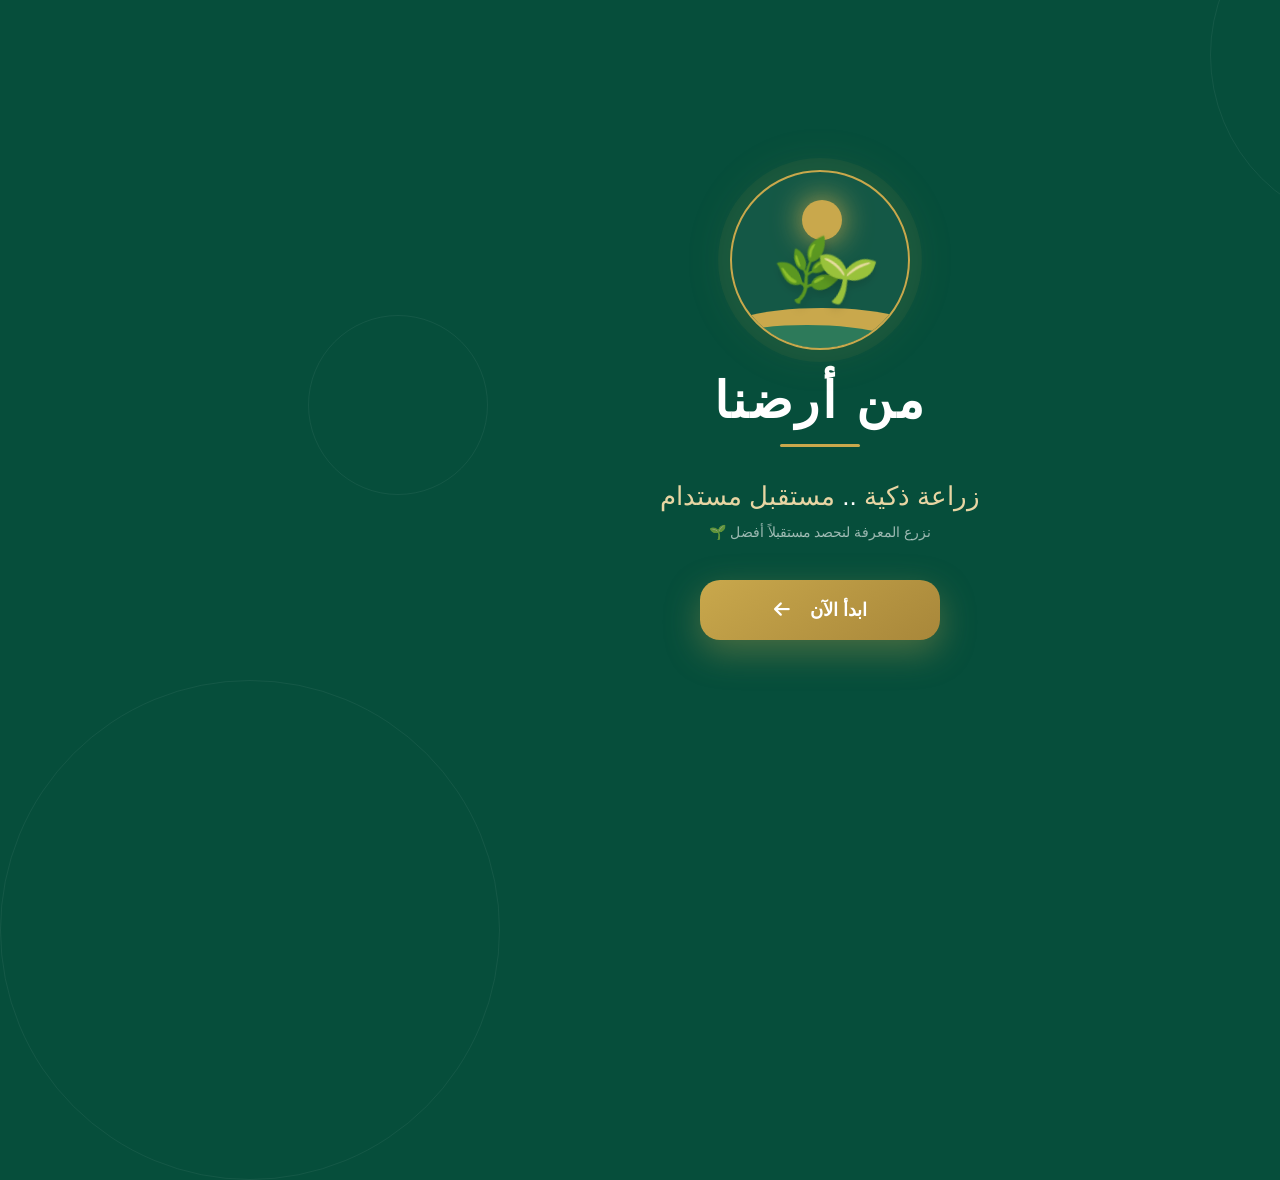
<file: index.html>
﻿<!DOCTYPE html>
<html lang="ar" dir="rtl">

<head>

    <meta charset="UTF-8">

    <meta name="viewport"
        content="width=device-width, initial-scale=1.0">

    <title>من أرضنا</title>


    <!-- Font Awesome -->

    <link rel="stylesheet"

        href="https://cdnjs.cloudflare.com/ajax/libs/font-awesome/6.5.0/css/all.min.css">


    <!-- ملف CSS الموحد -->

    <link rel="stylesheet"

        href="style.css">
     <style>
        body{
             background-color: #064E3B;
    </style>
</head>


<body>


    <!-- شاشة البداية -->

   <!-- الخلفية المتحركة -->

    <div class="background: green">


        <!-- دوائر زخرفية -->

        <span class="circle circle-one"></span>

        <span class="circle circle-two"></span>

        <span class="circle circle-three"></span>


        <!-- المحتوى -->
<driv clas="splash-page">
        <min class="splash-content">


            <!-- الشعار -->

            <div class="logo-container">


                <div class="logo-circle">


                    <div class="sun"></div>


                    <div class="land land-one"></div>

                    <div class="land land-two"></div>


                    <div class="leaf leaf-one">

                        🌿

                    </div>


                    <div class="leaf leaf-two">

                        🌱

                    </div>


                </div>


                <h1>

                    من أرضنا

                </h1>


                <div class="logo-line"></div>


            </div>


            <!-- العبارة -->

            <div class="slogan">


                <h2>

                    زراعة ذكية

                    <span>..</span>

                    مستقبل مستدام

                </h2>


                <p>

                    نزرع المعرفة لنحصد مستقبلاً أفضل 🌱

                </p>


            </div>




            <!-- زر ابدأ الآن -->

            <a href="login.html"

                class="start-btn">


                ابدأ الآن

                <i class="fa-solid fa-arrow-left"></i>


            </a>


        </div>


    </div>


    <!-- JavaScript الموحد -->

    <script src="script.js"></script>


</body>

</html>
</file>
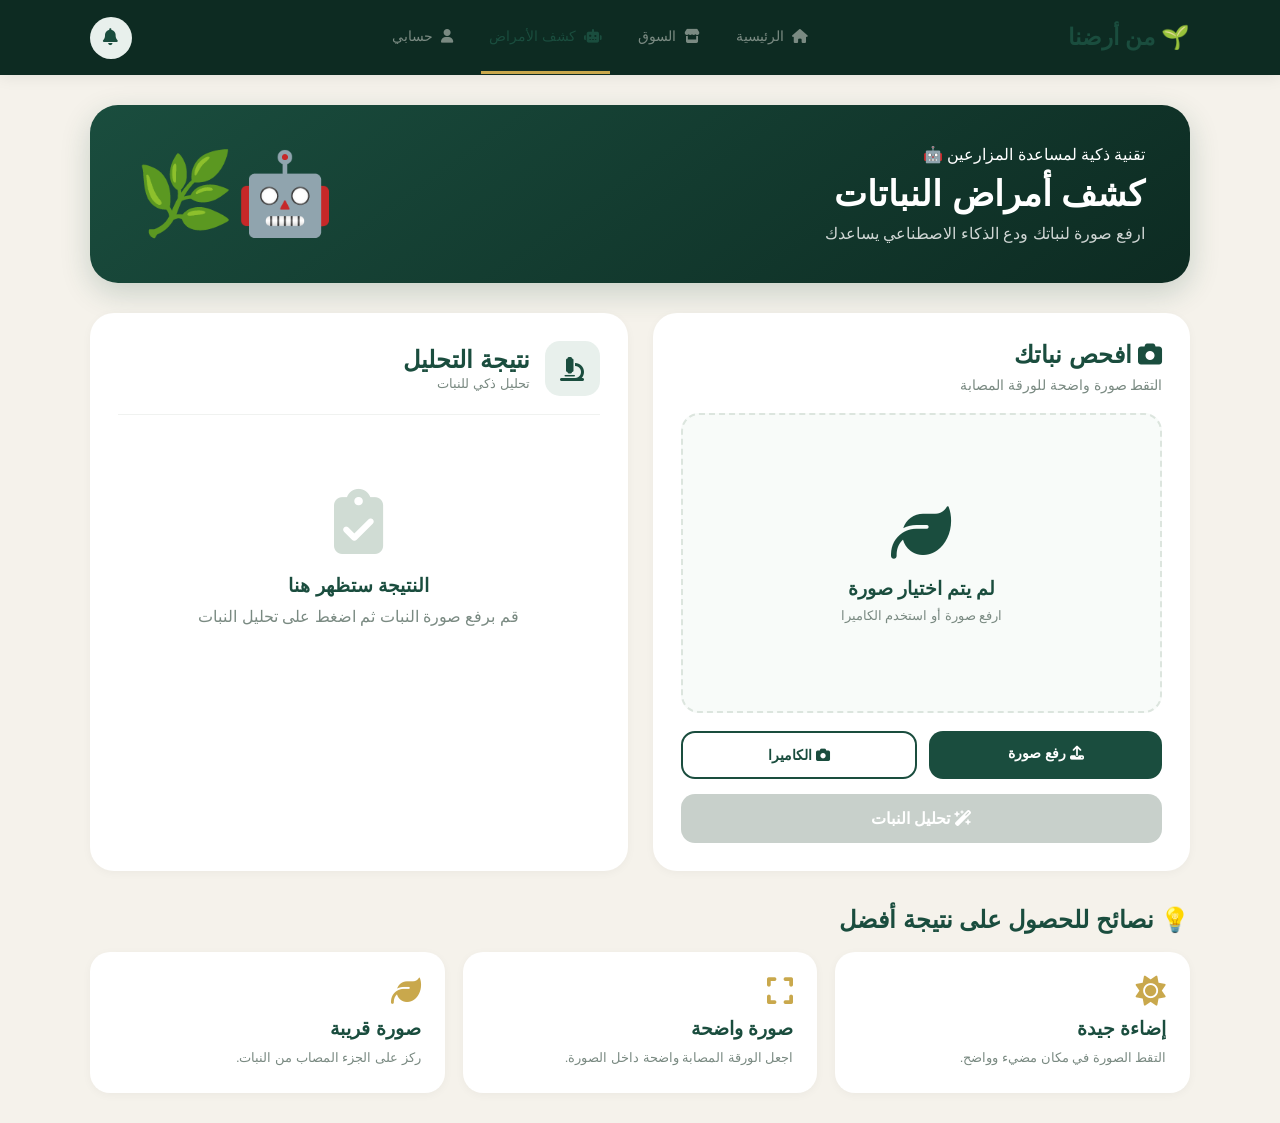
<file: disease.html>
﻿<!DOCTYPE html>
<html lang="ar" dir="rtl">

<head>

    <meta charset="UTF-8">

    <meta name="viewport"
        content="width=device-width, initial-scale=1.0">

    <title>كشف الأمراض | من أرضنا</title>

    <link rel="stylesheet"
        href="style.css">

    <link rel="stylesheet"
        href="https://cdnjs.cloudflare.com/ajax/libs/font-awesome/6.5.0/css/all.min.css">

</head>

<body>


    <!-- ================= NAVBAR ================= -->

    <nav class="top-nav">

        <div class="nav-right">

            <button class="menu-btn"
                id="menuBtn">

                <i class="fa-solid fa-bars"></i>

            </button>


            <div class="logo">

                🌱 من أرضنا

            </div>

        </div>


        <div class="nav-links"
            id="navLinks">

            <a href="home.html">

                <i class="fa-solid fa-house"></i>

                الرئيسية

            </a>


            <a href="market.html">

                <i class="fa-solid fa-store"></i>

                السوق

            </a>


            <a href="#"
                class="active">

                <i class="fa-solid fa-robot"></i>

                كشف الأمراض

            </a>


            <a href="#">

                <i class="fa-solid fa-user"></i>

                حسابي

            </a>

        </div>


        <div class="nav-left">

            <button class="notification-btn">

                <i class="fa-solid fa-bell"></i>

                <span></span>

            </button>

        </div>

    </nav>


    <!-- ================= MAIN ================= -->

    <main class="container">


        <!-- PAGE HEADER -->

        <section class="page-header">

            <div>

                <span>
                    تقنية ذكية لمساعدة المزارعين 🤖
                </span>

                <h1>
                    كشف أمراض النباتات
                </h1>

                <p>
                    ارفع صورة لنباتك ودع الذكاء الاصطناعي يساعدك
                </p>

            </div>


            <div class="header-icon">

                🤖🌿

            </div>

        </section>


        <!-- ================= ANALYSIS AREA ================= -->

        <section class="analysis-layout">


            <!-- UPLOAD CARD -->

            <div class="upload-card">


                <div class="card-title">

                    <h2>
                        <i class="fa-solid fa-camera"></i>

                        افحص نباتك
                    </h2>

                    <p>
                        التقط صورة واضحة للورقة المصابة
                    </p>

                </div>


                <!-- IMAGE PREVIEW -->

                <div class="image-preview"
                    id="imagePreview">

                    <div class="preview-content">

                        <i class="fa-solid fa-leaf"></i>

                        <h3>
                            لم يتم اختيار صورة
                        </h3>

                        <p>
                            ارفع صورة أو استخدم الكاميرا
                        </p>

                    </div>

                </div>


                <!-- BUTTONS -->

                <div class="action-buttons">


                    <label class="upload-btn">

                        <i class="fa-solid fa-upload"></i>

                        رفع صورة

                        <input type="file"
                            id="imageUpload"
                            accept="image/*"
                            hidden>

                    </label>


                    <button class="camera-btn"
                        id="cameraBtn">

                        <i class="fa-solid fa-camera"></i>

                        الكاميرا

                    </button>

                </div>


                <button class="analyze-btn"
                    id="analyzeBtn"
                    disabled>

                    <i class="fa-solid fa-wand-magic-sparkles"></i>

                    تحليل النبات

                </button>


                <div class="loading"
                    id="loading">

                    <div class="spinner"></div>

                    <p>
                        جاري تحليل الصورة...
                    </p>

                </div>

            </div>


            <!-- RESULT CARD -->

            <div class="result-card"
                id="resultCard">


                <div class="result-header">

                    <div class="result-icon">

                        <i class="fa-solid fa-microscope"></i>

                    </div>


                    <div>

                        <h2>
                            نتيجة التحليل
                        </h2>

                        <span>
                            تحليل ذكي للنبات
                        </span>

                    </div>

                </div>


                <div class="result-empty"
                    id="resultEmpty">

                    <i class="fa-solid fa-clipboard-check"></i>

                    <h3>
                        النتيجة ستظهر هنا
                    </h3>

                    <p>
                        قم برفع صورة النبات ثم اضغط على تحليل النبات
                    </p>

                </div>


                <div class="result-content"
                    id="resultContent">


                    <div class="result-status">

                        <i class="fa-solid fa-circle-check"></i>

                        تم اكتشاف مشكلة محتملة

                    </div>


                    <div class="disease-name">

                        <span>
                            اسم المرض
                        </span>

                        <h2>
                            مرض اللفحة المبكرة
                        </h2>

                    </div>


                    <div class="confidence">

                        <div>

                            <span>
                                نسبة دقة التحليل
                            </span>

                            <strong>
                                92%
                            </strong>

                        </div>


                        <div class="progress">

                            <div></div>

                        </div>

                    </div>


                    <div class="treatment">

                        <h3>

                            <i class="fa-solid fa-prescription-bottle-medical"></i>

                            العلاج المناسب

                        </h3>


                        <p>

                            إزالة الأوراق المصابة، وتحسين التهوية
                            حول النبات، واستخدام مبيد فطري مناسب
                            حسب إرشادات المختص الزراعي.

                        </p>

                    </div>


                    <div class="advice">

                        <i class="fa-solid fa-lightbulb"></i>

                        <span>
                            نصيحة: تجنب ري الأوراق مباشرة واهتم بالتهوية.
                        </span>

                    </div>


                    <button class="new-analysis"
                        id="newAnalysis">

                        <i class="fa-solid fa-rotate"></i>

                        تحليل صورة جديدة

                    </button>

                </div>

            </div>

        </section>


        <!-- ================= TIPS ================= -->

        <section class="tips-section">


            <h2>
                💡 نصائح للحصول على نتيجة أفضل
            </h2>


            <div class="tips-grid">


                <div class="tip-card">

                    <i class="fa-solid fa-sun"></i>

                    <h3>
                        إضاءة جيدة
                    </h3>

                    <p>
                        التقط الصورة في مكان مضيء وواضح.
                    </p>

                </div>


                <div class="tip-card">

                    <i class="fa-solid fa-expand"></i>

                    <h3>
                        صورة واضحة
                    </h3>

                    <p>
                        اجعل الورقة المصابة واضحة داخل الصورة.
                    </p>

                </div>


                <div class="tip-card">

                    <i class="fa-solid fa-leaf"></i>

                    <h3>
                        صورة قريبة
                    </h3>

                    <p>
                        ركز على الجزء المصاب من النبات.
                    </p>

                </div>

            </div>

        </section>

    </main>


    <script src="script.js"></script>

</body>

</html>
</file>
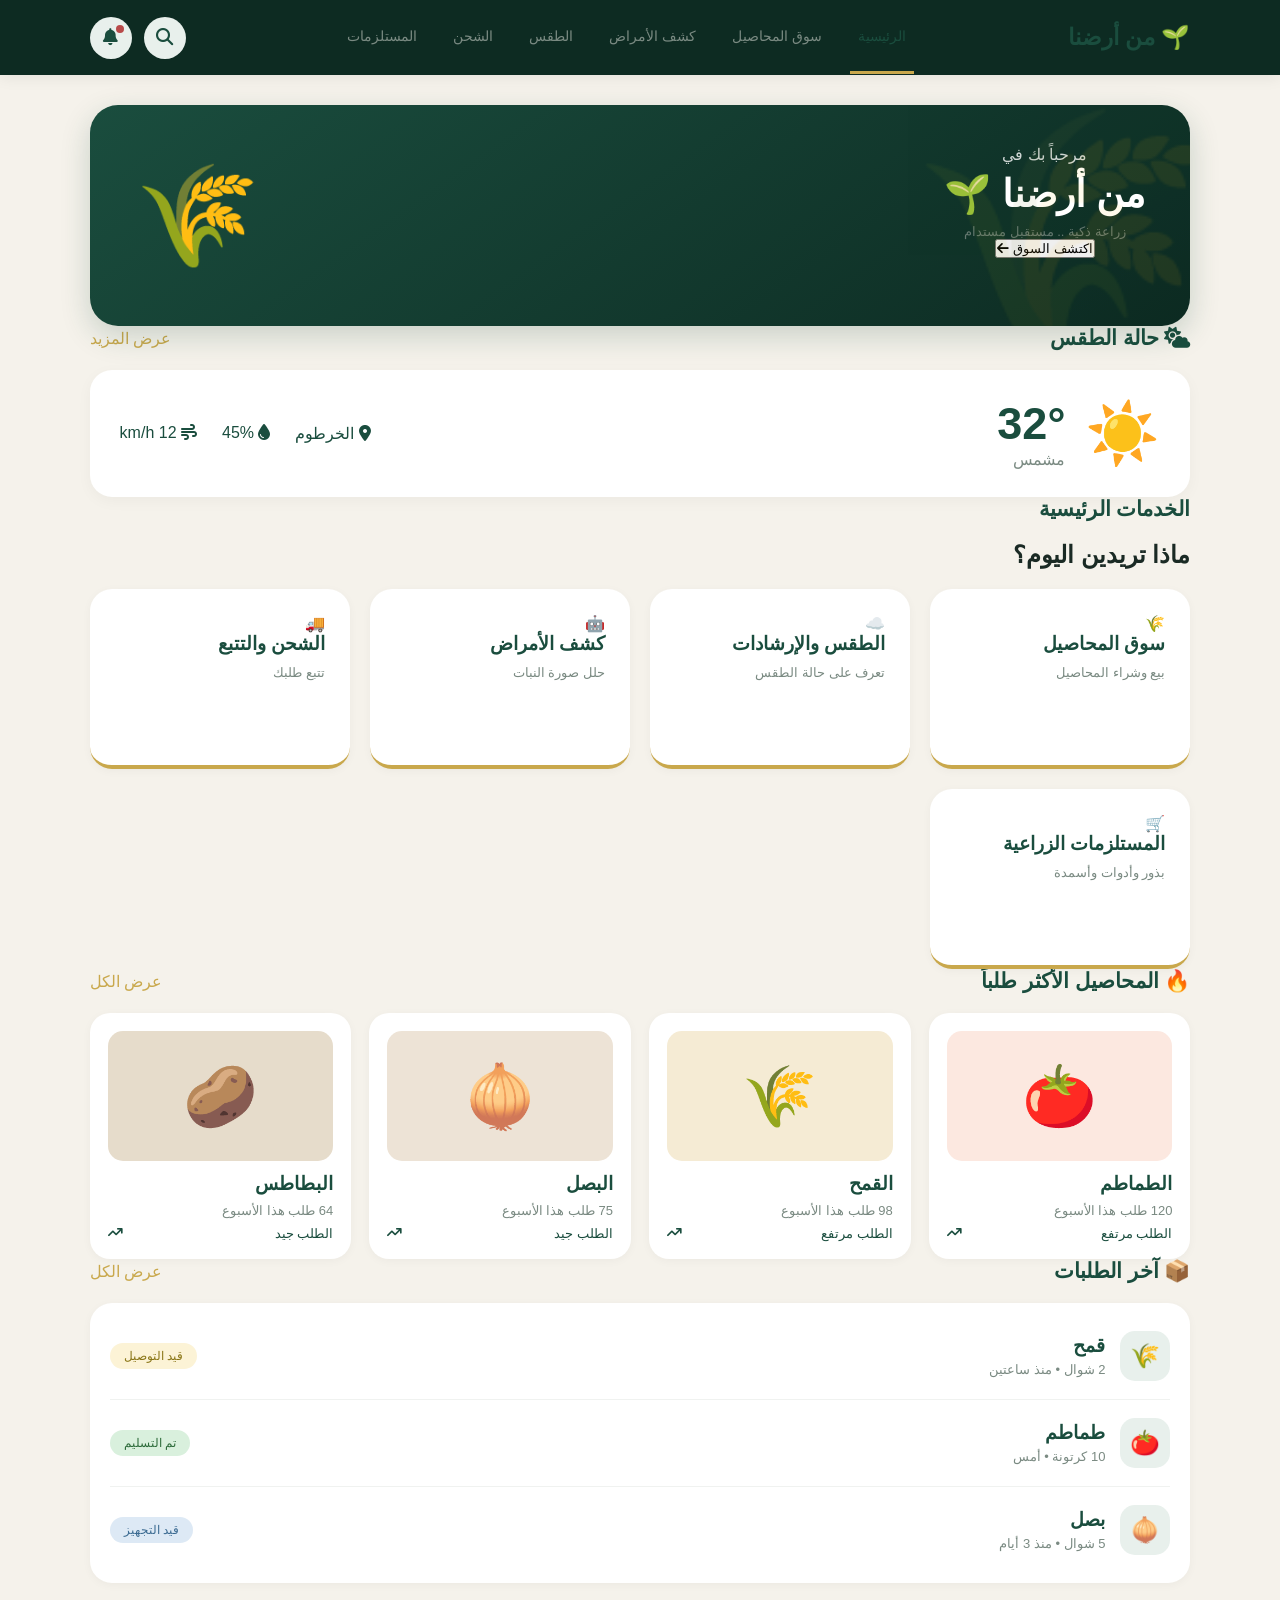
<file: home.html>
﻿<!DOCTYPE html>
<html lang="ar" dir="rtl">

<head>
    <meta charset="UTF-8">
    <meta name="viewport" content="width=device-width, initial-scale=1.0">

    <title>من أرضنا | الصفحة الرئيسية</title>

    <link rel="stylesheet" href="style.css">

    <link rel="stylesheet"
        href="https://cdnjs.cloudflare.com/ajax/libs/font-awesome/6.5.0/css/all.min.css">
</head>

<body>

    <!-- ================= NAVBAR ================= -->

    <nav class="top-nav">

        <div class="nav-right">

            <button class="menu-btn" id="menuBtn">
                <i class="fa-solid fa-bars"></i>
            </button>

            <div class="logo">
                🌱 من أرضنا
            </div>

        </div>


        <div class="nav-links" id="navLinks">

            <!-- روابط الصفحات -->

        <nav class="nav-links">


            <a href="home.html"

                class="active">

                الرئيسية

            </a>


            <a href="market.html">

                سوق المحاصيل

            </a>


            <a href="disease.html">

                كشف الأمراض

            </a>


            <a href="weather.html">

                الطقس

            </a>


            <a href="shipping.html">

                الشحن

            </a>


            <a href="supplies.html">

                المستلزمات

            </a>


        </nav>

        </div>


        <div class="nav-left">

            <button class="search-btn" id="searchBtn">
                <i class="fa-solid fa-magnifying-glass"></i>
            </button>

            <button class="notification-btn" id="notificationBtn">

                <i class="fa-solid fa-bell"></i>

                <span class="notification-dot"></span>

            </button>

        </div>

    </nav>


    <!-- ================= SEARCH ================= -->

    <div class="search-box" id="searchBox">

        <input type="text"
            id="searchInput"
            placeholder="ابحث عن محصول أو خدمة...">

        <i class="fa-solid fa-magnifying-glass"></i>

    </div>


    <!-- ================= MAIN ================= -->

    <main class="container">


        <!-- WELCOME -->

        <section class="welcome-card">

            <div class="welcome-text">

                <span>مرحباً بك في</span>

                <h1>من أرضنا 🌱</h1>

                <p>
                    زراعة ذكية .. مستقبل مستدام
                </p>

                <button class="market.html">
                    اكتشف السوق
                    <i class="fa-solid fa-arrow-left"></i>
                </button>

            </div>


            <div class="welcome-icon">
                🌾
            </div>

        </section>


        <!-- WEATHER -->

        <section class="section">

            <div class="section-title">

                <h2>
                    <i class="fa-solid fa-cloud-sun"></i>
                    حالة الطقس
                </h2>

                <a href="#">عرض المزيد</a>

            </div>


            <div class="weather-card">

                <div class="weather-main">

                    <div class="weather-icon">
                        ☀️
                    </div>

                    <div>

                        <h1>32°</h1>

                        <p>مشمس</p>

                    </div>

                </div>


                <div class="weather-info">

                    <div>
                        <i class="fa-solid fa-location-dot"></i>
                        <span>الخرطوم</span>
                    </div>

                    <div>
                        <i class="fa-solid fa-droplet"></i>
                        <span>45%</span>
                    </div>

                    <div>
                        <i class="fa-solid fa-wind"></i>
                        <span>12 km/h</span>
                    </div>

                </div>

            </div>

        </section>


        <!-- SERVICES -->

        <section class="section">

            <div class="section-title">

                <h2>
                    الخدمات الرئيسية
                </h2>

            </div>

        <section>


            <h2 class="section-title">

                ماذا تريدين اليوم؟

            </h2>


            <div class="services-grid">


                <!-- سوق المحاصيل -->

                <a href="market.html"

                    class="service-card">


                    <div class="icon">

                        🌾

                    </div>


                    <h3>

                        سوق المحاصيل

                    </h3>


                    <p>

                        بيع وشراء المحاصيل

                    </p>


                </a>


                <!-- الطقس -->

                <a href="weather.html"

                    class="service-card">


                    <div class="icon">

                        ☁️

                    </div>


                    <h3>

                        الطقس والإرشادات

                    </h3>


                    <p>

                        تعرف على حالة الطقس

                    </p>


                </a>


                <!-- كشف الأمراض -->

                <a href="disease.html"

                    class="service-card">


                    <div class="icon">

                        🤖

                    </div>


                    <h3>

                        كشف الأمراض

                    </h3>


                    <p>

                        حلل صورة النبات

                    </p>


                </a>


                <!-- الشحن -->

                <a href="shipping.html"

                    class="service-card">


                    <div class="icon">

                        🚚

                    </div>


                    <h3>

                        الشحن والتتبع

                    </h3>


                    <p>

                        تتبع طلبك

                    </p>


                </a>


                <!-- المستلزمات -->

                <a href="supplies.html"

                    class="service-card">


                    <div class="icon">

                        🛒

                    </div>


                    <h3>

                        المستلزمات الزراعية

                    </h3>


                    <p>

                        بذور وأدوات وأسمدة

                    </p>


                </a>


            </div>


        </section>

        <!-- MOST REQUESTED -->

        <section class="section">

            <div class="section-title">

                <h2>
                    🔥 المحاصيل الأكثر طلباً
                </h2>

                <a href="#">
                    عرض الكل
                </a>

            </div>


            <div class="products-container">


                <div class="product-card">

                    <div class="product-image tomato">
                        🍅
                    </div>

                    <h3>الطماطم</h3>

                    <p>
                        120 طلب هذا الأسبوع
                    </p>

                    <div class="demand">
                        الطلب مرتفع
                        <i class="fa-solid fa-arrow-trend-up"></i>
                    </div>

                </div>


                <div class="product-card">

                    <div class="product-image wheat">
                        🌾
                    </div>

                    <h3>القمح</h3>

                    <p>
                        98 طلب هذا الأسبوع
                    </p>

                    <div class="demand">
                        الطلب مرتفع
                        <i class="fa-solid fa-arrow-trend-up"></i>
                    </div>

                </div>


                <div class="product-card">

                    <div class="product-image onion">
                        🧅
                    </div>

                    <h3>البصل</h3>

                    <p>
                        75 طلب هذا الأسبوع
                    </p>

                    <div class="demand">
                        الطلب جيد
                        <i class="fa-solid fa-arrow-trend-up"></i>
                    </div>

                </div>


                <div class="product-card">

                    <div class="product-image potato">
                        🥔
                    </div>

                    <h3>البطاطس</h3>

                    <p>
                        64 طلب هذا الأسبوع
                    </p>

                    <div class="demand">
                        الطلب جيد
                        <i class="fa-solid fa-arrow-trend-up"></i>
                    </div>

                </div>

            </div>

        </section>


        <!-- ORDERS -->

        <section class="section">

            <div class="section-title">

                <h2>
                    📦 آخر الطلبات
                </h2>

                <a href="#">
                    عرض الكل
                </a>

            </div>


            <div class="orders-card">


                <div class="order-item">

                    <div class="order-icon">
                        🌾
                    </div>

                    <div class="order-details">

                        <h3>قمح</h3>

                        <p>
                            2 شوال • منذ ساعتين
                        </p>

                    </div>

                    <span class="status pending">
                        قيد التوصيل
                    </span>

                </div>


                <div class="order-item">

                    <div class="order-icon">
                        🍅
                    </div>

                    <div class="order-details">

                        <h3>طماطم</h3>

                        <p>
                            10 كرتونة • أمس
                        </p>

                    </div>

                    <span class="status completed">
                        تم التسليم
                    </span>

                </div>


                <div class="order-item">

                    <div class="order-icon">
                        🧅
                    </div>

                    <div class="order-details">

                        <h3>بصل</h3>

                        <p>
                            5 شوال • منذ 3 أيام
                        </p>

                    </div>

                    <span class="status processing">
                        قيد التجهيز
                    </span>

                </div>

            </div>

        </section>

    </main>


    <!-- NOTIFICATION POPUP -->

    <div class="notification-popup"
        id="notificationPopup">

        <h3>🔔 الإشعارات</h3>

        <p>لديك طلب جديد في السوق 🌾</p>

        <p>تم تحديث حالة طلبك 🚚</p>

    </div>


    <script src="script.js"></script>

</body>

</html>
</file>
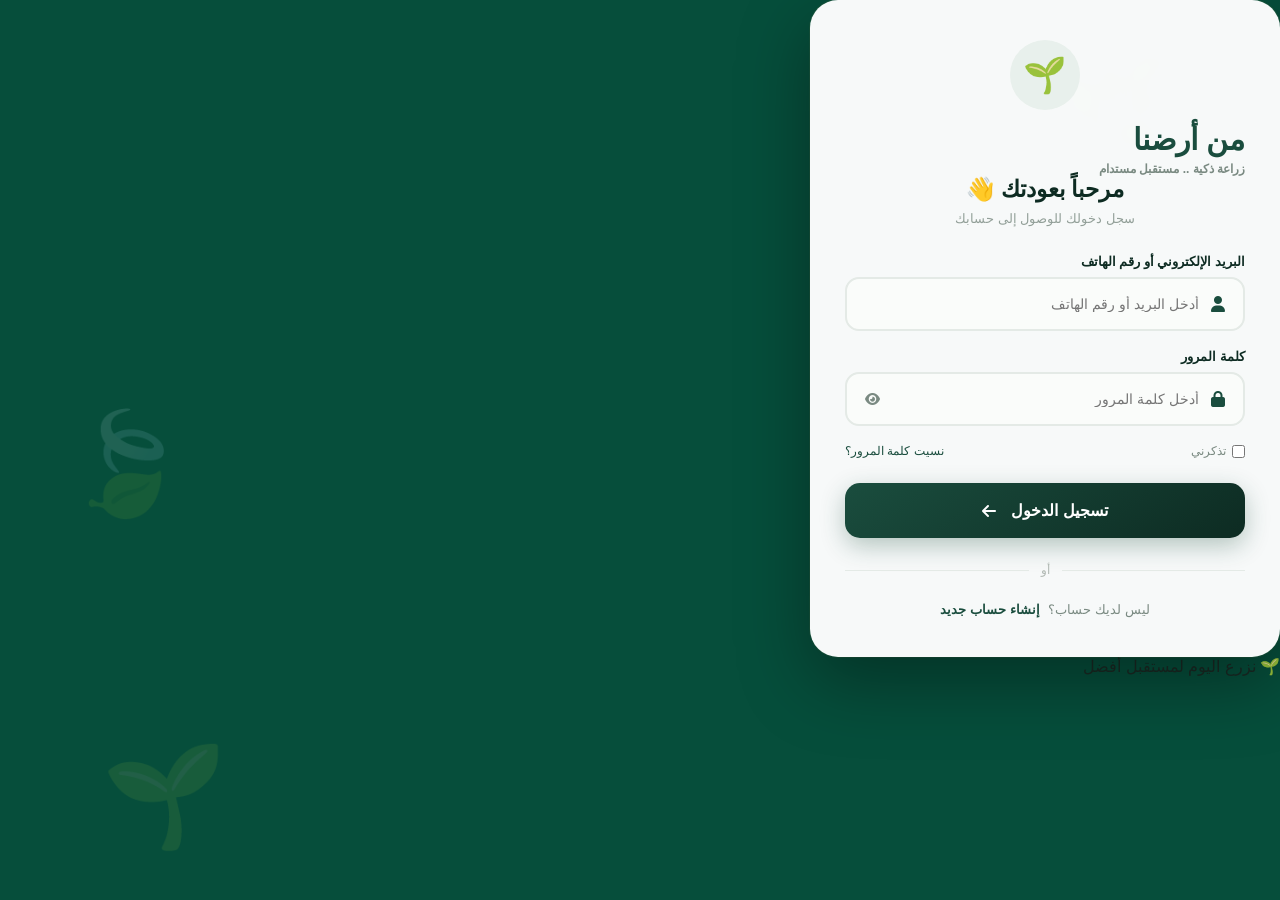
<file: login.html>
﻿<!DOCTYPE html>
<html lang="ar" dir="rtl">

<head>

    <meta charset="UTF-8">

    <meta name="viewport"
        content="width=device-width, initial-scale=1.0">

    <title>تسجيل الدخول | من أرضنا</title>

    <link rel="stylesheet"
        href="style.css">

    <link rel="stylesheet"
        href="https://cdnjs.cloudflare.com/ajax/libs/font-awesome/6.5.0/css/all.min.css">
         <style>
            body{
                 background-color: #064E3B;
                }

            
        </style>
</head>

<body>


    <!-- الخلفية الزراعية -->

    <div class="background">


        <!-- عناصر زخرفية -->

        <div class="plant plant-one">🌿</div>

        <div class="plant plant-two">🌱</div>

        <div class="plant plant-three">🍃</div>


        <!-- بطاقة تسجيل الدخول -->

        <main class="login-card">


            <!-- الشعار -->

            <div class="logo">


                <div class="logo-icon">

                    🌱

                </div>


                <h1>

                    من أرضنا

                </h1>


                <p>

                    زراعة ذكية .. مستقبل مستدام

                </p>


            </div>


            <!-- عنوان الصفحة -->

            <div class="welcome-text">


                <h2>

                    مرحباً بعودتك 👋

                </h2>


                <p>

                    سجل دخولك للوصول إلى حسابك

                </p>


            </div>


            <!-- نموذج تسجيل الدخول -->

            <form id="loginForm">


                <!-- البريد أو الهاتف -->

                <div class="input-group">


                    <label>

                        البريد الإلكتروني أو رقم الهاتف

                    </label>


                    <div class="input-box">


                        <i class="fa-solid fa-user"></i>


                        <input type="text"

                            id="email"

                            placeholder="أدخل البريد أو رقم الهاتف">


                    </div>


                    <small id="emailError"></small>


                </div>


                <!-- كلمة المرور -->

                <div class="input-group">


                    <label>

                        كلمة المرور

                    </label>


                    <div class="input-box">


                        <i class="fa-solid fa-lock"></i>


                        <input type="password"

                            id="password"

                            placeholder="أدخل كلمة المرور">


                        <button type="button"

                            class="show-password"

                            id="home.html">


                            <i class="fa-solid fa-eye"></i>


                        </button>


                    </div>


                    <small id="passwordError"></small>


                </div>


                <!-- تذكرني -->

                <div class="options">


                    <label class="remember">


                        <input type="checkbox">


                        <span>

                            تذكرني

                        </span>


                    </label>


                    <a href="#">

                        نسيت كلمة المرور؟

                    </a>


                </div>


                <!-- زر الدخول -->

                <button type="submit"

                    class="login-btn">


                    تسجيل الدخول


                    <i class="fa-solid fa-arrow-left"></i>


                </button>


            </form>


            <!-- فاصل -->

            <div class="divider">


                <span>

                    أو

                </span>


            </div>


            <!-- إنشاء حساب -->

            <div class="register">


                <p>

                    ليس لديك حساب؟

                </p>


                <a href="register.html">

                    إنشاء حساب جديد

                </a>


            </div>


        </main>


        <!-- نص أسفل الشاشة -->

        <footer>

            🌱 نزرع اليوم لمستقبل أفضل

        </footer>


    </div>


    <script src="script.js"></script>

</body>

</html>
</file>
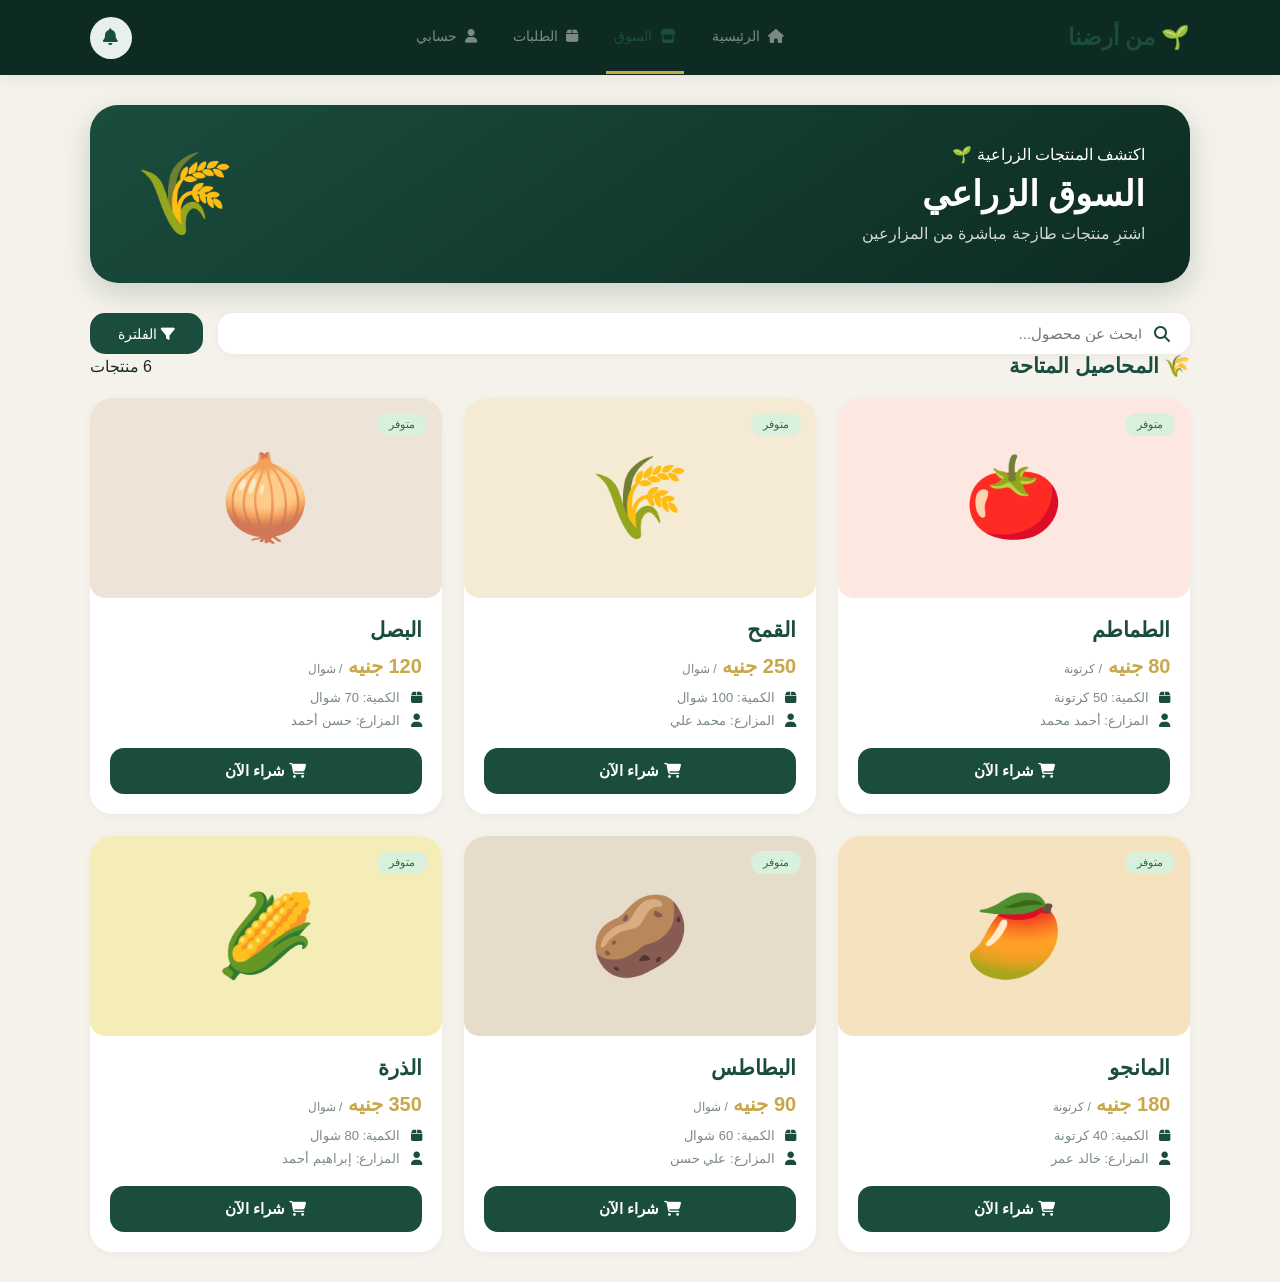
<file: market.html>
﻿<!DOCTYPE html>
<html lang="ar" dir="rtl">

<head>

    <meta charset="UTF-8">

    <meta name="viewport"
        content="width=device-width, initial-scale=1.0">

    <title>السوق الزراعي | من أرضنا</title>

    <link rel="stylesheet"
        href="style.css">

    <link rel="stylesheet"
        href="https://cdnjs.cloudflare.com/ajax/libs/font-awesome/6.5.0/css/all.min.css">

</head>

<body>


    <!-- ================= NAVBAR ================= -->

    <nav class="top-nav">

        <div class="nav-right">

            <button class="menu-btn"
                id="menuBtn">

                <i class="fa-solid fa-bars"></i>

            </button>


            <div class="logo">

                🌱 من أرضنا

            </div>

        </div>


        <div class="nav-links"
            id="navLinks">

            <a href="home.html">

                <i class="fa-solid fa-house"></i>

                الرئيسية

            </a>


            <a href="#"
                class="active">

                <i class="fa-solid fa-store"></i>

                السوق

            </a>


            <a href="#">

                <i class="fa-solid fa-box"></i>

                الطلبات

            </a>


            <a href="#">

                <i class="fa-solid fa-user"></i>

                حسابي

            </a>

        </div>


        <div class="nav-left">

            <button class="notification-btn">

                <i class="fa-solid fa-bell"></i>

                <span></span>

            </button>

        </div>

    </nav>


    <!-- ================= MAIN ================= -->

    <main class="container">


        <!-- PAGE HEADER -->

        <section class="page-header">

            <div>

                <span>اكتشف المنتجات الزراعية 🌱</span>

                <h1>
                    السوق الزراعي
                </h1>

                <p>
                    اشترِ منتجات طازجة مباشرة من المزارعين
                </p>

            </div>


            <div class="header-icon">

                🌾

            </div>

        </section>


        <!-- ================= SEARCH ================= -->

        <section class="search-section">

            <div class="search-box">

                <i class="fa-solid fa-magnifying-glass"></i>

                <input type="text"
                    id="searchInput"
                    placeholder="ابحث عن محصول...">

            </div>


            <button class="filter-btn"
                id="filterBtn">

                <i class="fa-solid fa-filter"></i>

                الفلترة

            </button>

        </section>


        <!-- ================= FILTERS ================= -->

        <section class="filters"
            id="filters">


            <div class="filter-item">

                <label>
                    نوع المحصول
                </label>

                <select id="typeFilter">

                    <option value="all">
                        كل المحاصيل
                    </option>

                    <option value="vegetables">
                        خضروات
                    </option>

                    <option value="fruits">
                        فواكه
                    </option>

                    <option value="grains">
                        حبوب
                    </option>

                </select>

            </div>


            <div class="filter-item">

                <label>
                    السعر
                </label>

                <select id="priceFilter">

                    <option value="all">
                        كل الأسعار
                    </option>

                    <option value="low">
                        أقل من 100
                    </option>

                    <option value="medium">
                        100 - 300
                    </option>

                    <option value="high">
                        أكثر من 300
                    </option>

                </select>

            </div>


            <button class="reset-btn"
                id="resetBtn">

                إعادة ضبط

            </button>

        </section>


        <!-- ================= PRODUCTS ================= -->

        <section class="products-section">


            <div class="section-title">

                <h2>
                    🌾 المحاصيل المتاحة
                </h2>

                <span id="productCount">
                    6 منتجات
                </span>

            </div>


            <div class="products-grid"
                id="productsGrid">


                <!-- PRODUCT 1 -->

                <div class="product-card"
                    data-type="vegetables"
                    data-price="80">


                    <div class="product-image tomato">

                        🍅

                        <span class="available">
                            متوفر
                        </span>

                    </div>


                    <div class="product-info">

                        <h3>
                            الطماطم
                        </h3>


                        <div class="price">

                            80 جنيه

                            <span>
                                / كرتونة
                            </span>

                        </div>


                        <p>

                            <i class="fa-solid fa-box"></i>

                            الكمية: 50 كرتونة

                        </p>


                        <p>

                            <i class="fa-solid fa-user"></i>

                            المزارع: أحمد محمد

                        </p>


                        <button class="buy-btn"
                            onclick="buyProduct('الطماطم')">

                            <i class="fa-solid fa-cart-shopping"></i>

                            شراء الآن

                        </button>

                    </div>

                </div>


                <!-- PRODUCT 2 -->

                <div class="product-card"
                    data-type="grains"
                    data-price="250">


                    <div class="product-image wheat">

                        🌾

                        <span class="available">
                            متوفر
                        </span>

                    </div>


                    <div class="product-info">

                        <h3>
                            القمح
                        </h3>


                        <div class="price">

                            250 جنيه

                            <span>
                                / شوال
                            </span>

                        </div>


                        <p>

                            <i class="fa-solid fa-box"></i>

                            الكمية: 100 شوال

                        </p>


                        <p>

                            <i class="fa-solid fa-user"></i>

                            المزارع: محمد علي

                        </p>


                        <button class="buy-btn"
                            onclick="buyProduct('القمح')">

                            <i class="fa-solid fa-cart-shopping"></i>

                            شراء الآن

                        </button>

                    </div>

                </div>


                <!-- PRODUCT 3 -->

                <div class="product-card"
                    data-type="vegetables"
                    data-price="120">


                    <div class="product-image onion">

                        🧅

                        <span class="available">
                            متوفر
                        </span>

                    </div>


                    <div class="product-info">

                        <h3>
                            البصل
                        </h3>


                        <div class="price">

                            120 جنيه

                            <span>
                                / شوال
                            </span>

                        </div>


                        <p>

                            <i class="fa-solid fa-box"></i>

                            الكمية: 70 شوال

                        </p>


                        <p>

                            <i class="fa-solid fa-user"></i>

                            المزارع: حسن أحمد

                        </p>


                        <button class="buy-btn"
                            onclick="buyProduct('البصل')">

                            <i class="fa-solid fa-cart-shopping"></i>

                            شراء الآن

                        </button>

                    </div>

                </div>


                <!-- PRODUCT 4 -->

                <div class="product-card"
                    data-type="fruits"
                    data-price="180">


                    <div class="product-image mango">

                        🥭

                        <span class="available">
                            متوفر
                        </span>

                    </div>


                    <div class="product-info">

                        <h3>
                            المانجو
                        </h3>


                        <div class="price">

                            180 جنيه

                            <span>
                                / كرتونة
                            </span>

                        </div>


                        <p>

                            <i class="fa-solid fa-box"></i>

                            الكمية: 40 كرتونة

                        </p>


                        <p>

                            <i class="fa-solid fa-user"></i>

                            المزارع: خالد عمر

                        </p>


                        <button class="buy-btn"
                            onclick="buyProduct('المانجو')">

                            <i class="fa-solid fa-cart-shopping"></i>

                            شراء الآن

                        </button>

                    </div>

                </div>


                <!-- PRODUCT 5 -->

                <div class="product-card"
                    data-type="vegetables"
                    data-price="90">


                    <div class="product-image potato">

                        🥔

                        <span class="available">
                            متوفر
                        </span>

                    </div>


                    <div class="product-info">

                        <h3>
                            البطاطس
                        </h3>


                        <div class="price">

                            90 جنيه

                            <span>
                                / شوال
                            </span>

                        </div>


                        <p>

                            <i class="fa-solid fa-box"></i>

                            الكمية: 60 شوال

                        </p>


                        <p>

                            <i class="fa-solid fa-user"></i>

                            المزارع: علي حسن

                        </p>


                        <button class="buy-btn"
                            onclick="buyProduct('البطاطس')">

                            <i class="fa-solid fa-cart-shopping"></i>

                            شراء الآن

                        </button>

                    </div>

                </div>


                <!-- PRODUCT 6 -->

                <div class="product-card"
                    data-type="grains"
                    data-price="350">


                    <div class="product-image corn">

                        🌽

                        <span class="available">
                            متوفر
                        </span>

                    </div>


                    <div class="product-info">

                        <h3>
                            الذرة
                        </h3>


                        <div class="price">

                            350 جنيه

                            <span>
                                / شوال
                            </span>

                        </div>


                        <p>

                            <i class="fa-solid fa-box"></i>

                            الكمية: 80 شوال

                        </p>


                        <p>

                            <i class="fa-solid fa-user"></i>

                            المزارع: إبراهيم أحمد

                        </p>


                        <button class="buy-btn"
                            onclick="buyProduct('الذرة')">

                            <i class="fa-solid fa-cart-shopping"></i>

                            شراء الآن

                        </button>

                    </div>

                </div>


            </div>


            <div class="no-results"
                id="noResults">

                😔 لم يتم العثور على محصول

            </div>

        </section>

    </main>


    <script src="script.js"></script>

</body>

</html>
</file>
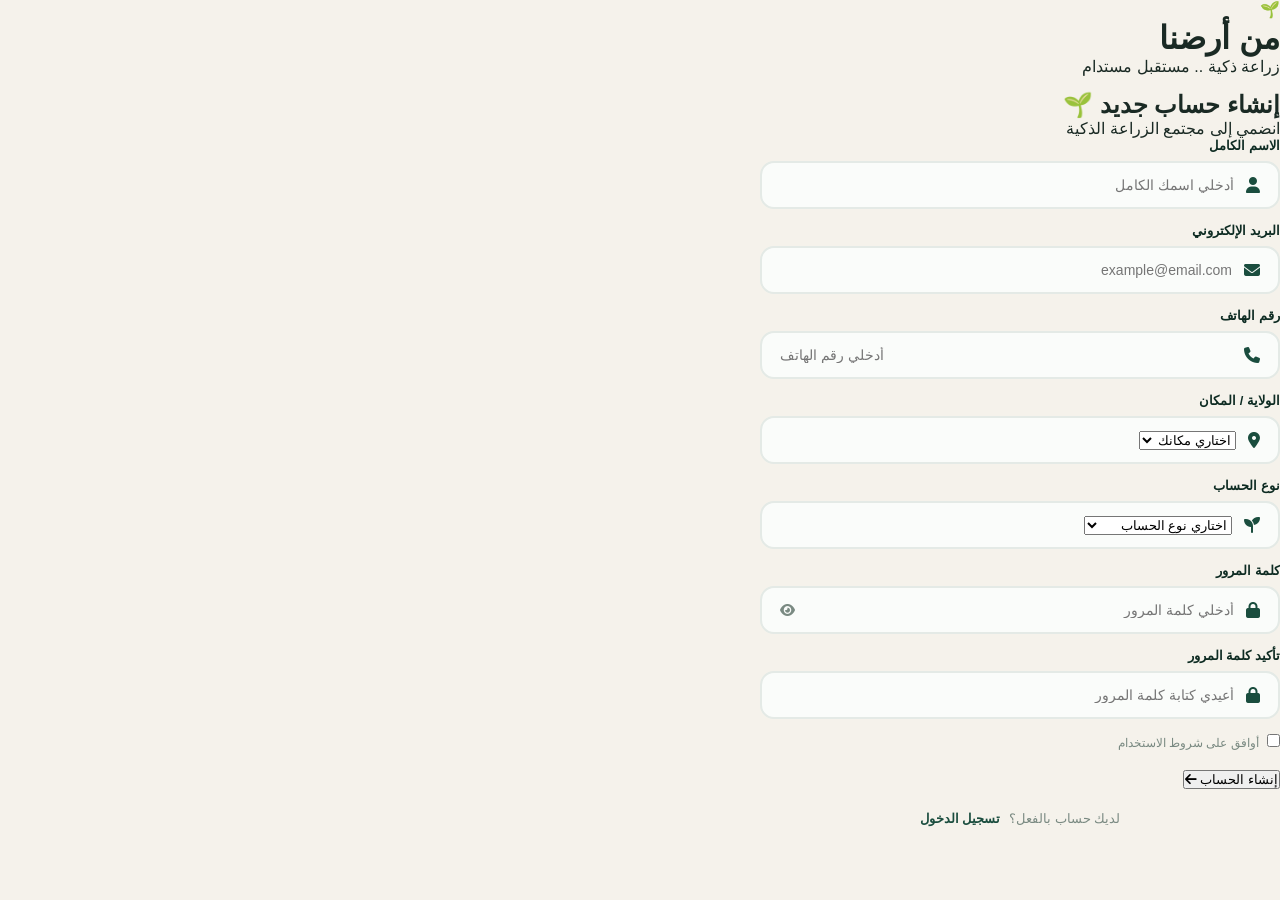
<file: register.html>
﻿<!DOCTYPE html>
<html lang="ar" dir="rtl">

<head>

    <meta charset="UTF-8">

    <meta name="viewport"
        content="width=device-width, initial-scale=1.0">

    <title>إنشاء حساب | من أرضنا</title>


    <!-- Font Awesome -->

    <link rel="stylesheet"

        href="https://cdnjs.cloudflare.com/ajax/libs/font-awesome/6.5.0/css/all.min.css">


    <!-- CSS الموحد -->

    <link rel="stylesheet"

        href="style.css">

</head>


<body>


    <div class="auth-page">


        <main class="auth-card register-card">


            <!-- الشعار -->

            <div class="auth-logo">


                <div class="auth-logo-icon">

                    🌱

                </div>


                <h1>

                    من أرضنا

                </h1>


                <p>

                    زراعة ذكية .. مستقبل مستدام

                </p>


            </div>


            <!-- العنوان -->

            <div class="auth-title">


                <h2>

                    إنشاء حساب جديد 🌱

                </h2>


                <p>

                    انضمي إلى مجتمع الزراعة الذكية

                </p>


            </div>


            <!-- النموذج -->

            <form id="registerForm">


                <!-- الاسم الكامل -->

                <div class="input-group">


                    <label>

                        الاسم الكامل

                    </label>


                    <div class="input-box">


                        <i class="fa-solid fa-user"></i>


                        <input

                            type="text"

                            id="name"

                            placeholder="أدخلي اسمك الكامل"

                            required>

                    </div>

                </div>


                <!-- البريد الإلكتروني -->

                <div class="input-group">


                    <label>

                        البريد الإلكتروني

                    </label>


                    <div class="input-box">


                        <i class="fa-solid fa-envelope"></i>


                        <input

                            type="email"

                            id="email"

                            placeholder="example@email.com"

                            required>

                    </div>

                </div>


                <!-- رقم الهاتف -->

                <div class="input-group">


                    <label>

                        رقم الهاتف

                    </label>


                    <div class="input-box">


                        <i class="fa-solid fa-phone"></i>


                        <input

                            type="tel"

                            id="phone"

                            placeholder="أدخلي رقم الهاتف"

                            required>

                    </div>

                </div>


                <!-- المكان -->

                <div class="input-group">


                    <label>

                        الولاية / المكان

                    </label>


                    <div class="input-box">


                        <i class="fa-solid fa-location-dot"></i>


                        <select id="location" required>


                            <option value="">

                                اختاري مكانك

                            </option>


                            <option>

                                ولاية الجزيرة

                            </option>


                            <option>

                                الخرطوم

                            </option>


                            <option>

                                نهر النيل

                            </option>


                            <option>

                                القضارف

                            </option>


                            <option>

                                كسلا

                            </option>


                            <option>

                                سنار

                            </option>


                            <option>

                                النيل الأبيض

                            </option>


                            <option>

                                شمال كردفان

                            </option>


                            <option>

                                أخرى

                            </option>


                        </select>


                    </div>

                </div>


                <!-- نوع المستخدم -->

                <div class="input-group">


                    <label>

                        نوع الحساب

                    </label>


                    <div class="input-box">


                        <i class="fa-solid fa-seedling"></i>


                        <select id="userType" required>


                            <option value="">

                                اختاري نوع الحساب

                            </option>


                            <option value="farmer">

                                مزارع

                            </option>


                            <option value="buyer">

                                مشتري

                            </option>


                            <option value="supplier">

                                مورد مستلزمات زراعية

                            </option>


                        </select>


                    </div>

                </div>


                <!-- كلمة المرور -->

                <div class="input-group">


                    <label>

                        كلمة المرور

                    </label>


                    <div class="input-box">


                        <i class="fa-solid fa-lock"></i>


                        <input

                            type="password"

                            id="password"

                            placeholder="أدخلي كلمة المرور"

                            required>


                        <button

                            type="button"

                            class="show-password">


                            <i class="fa-solid fa-eye"></i>

                        </button>


                    </div>

                </div>


                <!-- تأكيد كلمة المرور -->

                <div class="input-group">


                    <label>

                        تأكيد كلمة المرور

                    </label>


                    <div class="input-box">


                        <i class="fa-solid fa-lock"></i>


                        <input

                            type="password"

                            id="confirmPassword"

                            placeholder="أعيدي كتابة كلمة المرور"

                            required>

                    </div>

                </div>


                <!-- الموافقة -->

                <div class="terms">


                    <label>


                        <input

                            type="checkbox"

                            id="terms"

                            required>


                        أوافق على شروط الاستخدام

                    </label>


                </div>


                <!-- زر التسجيل -->

                <button

                    type="submit"

                    class="main-btn">


                    إنشاء الحساب


                    <i class="fa-solid fa-arrow-left"></i>


                </button>


            </form>


            <!-- تسجيل الدخول -->

            <div class="register">


                <p>

                    لديك حساب بالفعل؟

                </p>


                <a href="login.html">

                    تسجيل الدخول

                </a>


            </div>


        </main>


    </div>


    <!-- JavaScript الموحد -->

    <script src="script.js"></script>


</body>

</html>
</file>
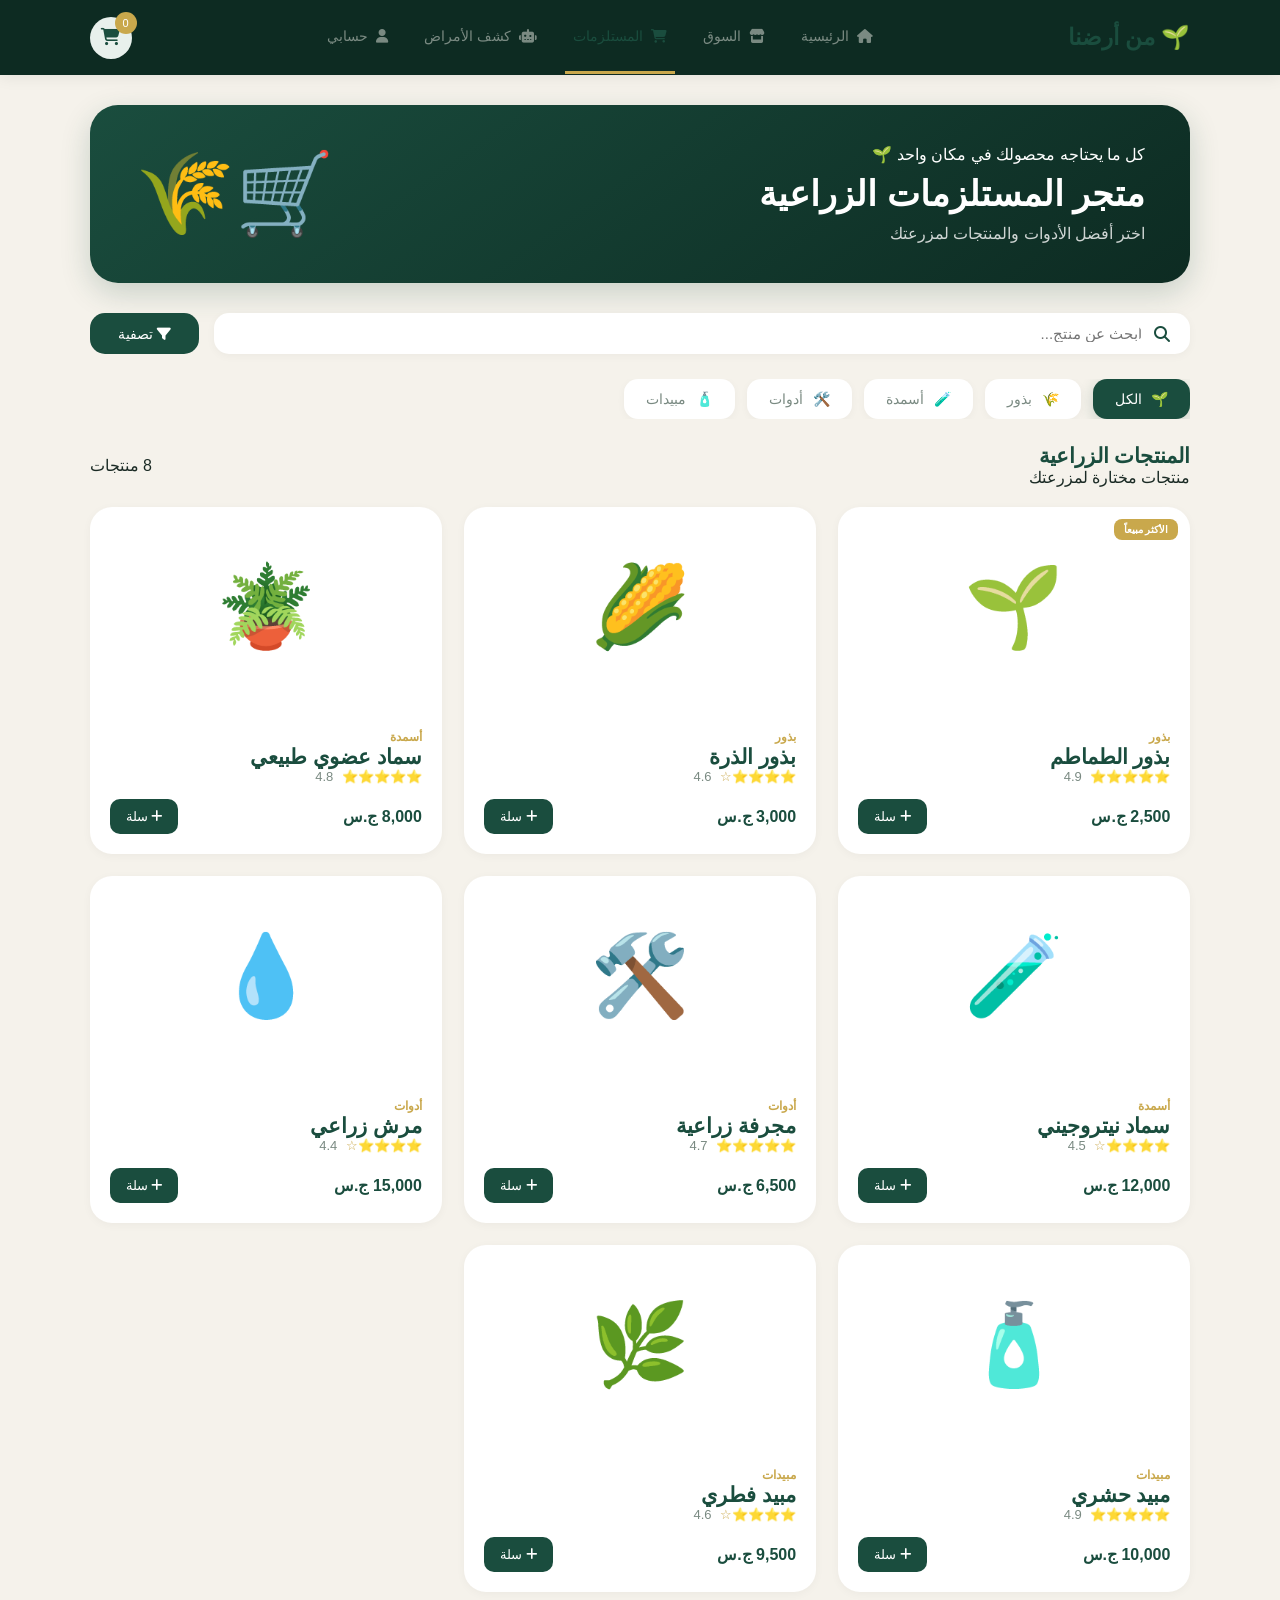
<file: supplies.html>
﻿<!DOCTYPE html>
<html lang="ar" dir="rtl">

<head>

    <meta charset="UTF-8">

    <meta name="viewport"
        content="width=device-width, initial-scale=1.0">

    <title>المستلزمات الزراعية | من أرضنا</title>

    <link rel="stylesheet"
        href="style.css">

    <link rel="stylesheet"
        href="https://cdnjs.cloudflare.com/ajax/libs/font-awesome/6.5.0/css/all.min.css">

</head>

<body>


    <!-- ================= NAVBAR ================= -->

    <nav class="top-nav">


        <div class="nav-right">


            <button class="menu-btn"
                id="menuBtn">

                <i class="fa-solid fa-bars"></i>

            </button>


            <div class="logo">

                🌱 من أرضنا

            </div>

        </div>


        <div class="nav-links"
            id="navLinks">


            <a href="home.html">

                <i class="fa-solid fa-house"></i>

                الرئيسية

            </a>


            <a href="market.html">

                <i class="fa-solid fa-store"></i>

                السوق

            </a>


            <a href="#"
                class="active">

                <i class="fa-solid fa-cart-shopping"></i>

                المستلزمات

            </a>


            <a href="disease.html">

                <i class="fa-solid fa-robot"></i>

                كشف الأمراض

            </a>


            <a href="#">

                <i class="fa-solid fa-user"></i>

                حسابي

            </a>


        </div>


        <div class="nav-left">


            <button class="cart-btn"
                id="cartBtn">


                <i class="fa-solid fa-cart-shopping"></i>


                <span id="cartCount">

                    0

                </span>


            </button>


        </div>


    </nav>


    <!-- ================= MAIN ================= -->

    <main class="container">


        <!-- PAGE HEADER -->

        <section class="page-header">


            <div>


                <span>

                    كل ما يحتاجه محصولك في مكان واحد 🌱

                </span>


                <h1>

                    متجر المستلزمات الزراعية

                </h1>


                <p>

                    اختر أفضل الأدوات والمنتجات لمزرعتك

                </p>


            </div>


            <div class="header-icon">

                🛒🌾

            </div>


        </section>


        <!-- ================= SEARCH ================= -->

        <section class="search-section">


            <div class="search-box">


                <i class="fa-solid fa-magnifying-glass"></i>


                <input type="text"
                    id="searchInput"
                    placeholder="ابحث عن منتج...">


            </div>


            <button class="filter-btn"
                id="filterBtn">


                <i class="fa-solid fa-filter"></i>

                تصفية

            </button>


        </section>


        <!-- ================= CATEGORIES ================= -->

        <section class="categories">


            <button class="category active"
                data-category="all">


                <span>🌱</span>

                الكل

            </button>


            <button class="category"
                data-category="seeds">


                <span>🌾</span>

                بذور

            </button>


            <button class="category"
                data-category="fertilizers">


                <span>🧪</span>

                أسمدة

            </button>


            <button class="category"
                data-category="tools">


                <span>🛠️</span>

                أدوات

            </button>


            <button class="category"
                data-category="pesticides">


                <span>🧴</span>

                مبيدات

            </button>


        </section>


        <!-- ================= PRODUCTS ================= -->

        <section class="products-section">


            <div class="section-title">


                <div>

                    <h2>

                        المنتجات الزراعية

                    </h2>


                    <p>

                        منتجات مختارة لمزرعتك

                    </p>

                </div>


                <span id="productsCount">

                    8 منتجات

                </span>


            </div>


            <div class="products-grid"
                id="productsGrid">


                <!-- PRODUCT 1 -->

                <div class="product-card"
                    data-category="seeds"
                    data-name="بذور الطماطم">


                    <div class="product-image">

                        🌱

                        <span class="product-badge">

                            الأكثر مبيعاً

                        </span>

                    </div>


                    <div class="product-info">


                        <span class="product-category">

                            بذور

                        </span>


                        <h3>

                            بذور الطماطم

                        </h3>


                        <div class="rating">

                            ⭐⭐⭐⭐⭐

                            <span>

                                4.9

                            </span>

                        </div>


                        <div class="product-bottom">


                            <strong>

                                2,500 ج.س

                            </strong>


                            <button class="add-btn"
                                data-product="بذور الطماطم">


                                <i class="fa-solid fa-plus"></i>

                                سلة

                            </button>


                        </div>


                    </div>

                </div>


                <!-- PRODUCT 2 -->

                <div class="product-card"
                    data-category="seeds"
                    data-name="بذور الذرة">


                    <div class="product-image">

                        🌽

                    </div>


                    <div class="product-info">


                        <span class="product-category">

                            بذور

                        </span>


                        <h3>

                            بذور الذرة

                        </h3>


                        <div class="rating">

                            ⭐⭐⭐⭐☆

                            <span>

                                4.6

                            </span>

                        </div>


                        <div class="product-bottom">


                            <strong>

                                3,000 ج.س

                            </strong>


                            <button class="add-btn"
                                data-product="بذور الذرة">


                                <i class="fa-solid fa-plus"></i>

                                سلة

                            </button>


                        </div>


                    </div>

                </div>


                <!-- PRODUCT 3 -->

                <div class="product-card"
                    data-category="fertilizers"
                    data-name="سماد عضوي">


                    <div class="product-image">

                        🪴

                    </div>


                    <div class="product-info">


                        <span class="product-category">

                            أسمدة

                        </span>


                        <h3>

                            سماد عضوي طبيعي

                        </h3>


                        <div class="rating">

                            ⭐⭐⭐⭐⭐

                            <span>

                                4.8

                            </span>

                        </div>


                        <div class="product-bottom">


                            <strong>

                                8,000 ج.س

                            </strong>


                            <button class="add-btn"
                                data-product="سماد عضوي">


                                <i class="fa-solid fa-plus"></i>

                                سلة

                            </button>


                        </div>


                    </div>

                </div>


                <!-- PRODUCT 4 -->

                <div class="product-card"
                    data-category="fertilizers"
                    data-name="سماد نيتروجيني">


                    <div class="product-image">

                        🧪

                    </div>


                    <div class="product-info">


                        <span class="product-category">

                            أسمدة

                        </span>


                        <h3>

                            سماد نيتروجيني

                        </h3>


                        <div class="rating">

                            ⭐⭐⭐⭐☆

                            <span>

                                4.5

                            </span>

                        </div>


                        <div class="product-bottom">


                            <strong>

                                12,000 ج.س

                            </strong>


                            <button class="add-btn"
                                data-product="سماد نيتروجيني">


                                <i class="fa-solid fa-plus"></i>

                                سلة

                            </button>


                        </div>


                    </div>

                </div>


                <!-- PRODUCT 5 -->

                <div class="product-card"
                    data-category="tools"
                    data-name="مجرفة زراعية">


                    <div class="product-image">

                        🛠️

                    </div>


                    <div class="product-info">


                        <span class="product-category">

                            أدوات

                        </span>


                        <h3>

                            مجرفة زراعية

                        </h3>


                        <div class="rating">

                            ⭐⭐⭐⭐⭐

                            <span>

                                4.7

                            </span>

                        </div>


                        <div class="product-bottom">


                            <strong>

                                6,500 ج.س

                            </strong>


                            <button class="add-btn"
                                data-product="مجرفة زراعية">


                                <i class="fa-solid fa-plus"></i>

                                سلة

                            </button>


                        </div>


                    </div>

                </div>


                <!-- PRODUCT 6 -->

                <div class="product-card"
                    data-category="tools"
                    data-name="مرش زراعي">


                    <div class="product-image">

                        💧

                    </div>


                    <div class="product-info">


                        <span class="product-category">

                            أدوات

                        </span>


                        <h3>

                            مرش زراعي

                        </h3>


                        <div class="rating">

                            ⭐⭐⭐⭐☆

                            <span>

                                4.4

                            </span>

                        </div>


                        <div class="product-bottom">


                            <strong>

                                15,000 ج.س

                            </strong>


                            <button class="add-btn"
                                data-product="مرش زراعي">


                                <i class="fa-solid fa-plus"></i>

                                سلة

                            </button>


                        </div>


                    </div>

                </div>


                <!-- PRODUCT 7 -->

                <div class="product-card"
                    data-category="pesticides"
                    data-name="مبيد حشري">


                    <div class="product-image">

                        🧴

                    </div>


                    <div class="product-info">


                        <span class="product-category">

                            مبيدات

                        </span>


                        <h3>

                            مبيد حشري

                        </h3>


                        <div class="rating">

                            ⭐⭐⭐⭐⭐

                            <span>

                                4.9

                            </span>

                        </div>


                        <div class="product-bottom">


                            <strong>

                                10,000 ج.س

                            </strong>


                            <button class="add-btn"
                                data-product="مبيد حشري">


                                <i class="fa-solid fa-plus"></i>

                                سلة

                            </button>


                        </div>


                    </div>

                </div>


                <!-- PRODUCT 8 -->

                <div class="product-card"
                    data-category="pesticides"
                    data-name="مبيد فطري">


                    <div class="product-image">

                        🌿

                    </div>


                    <div class="product-info">


                        <span class="product-category">

                            مبيدات

                        </span>


                        <h3>

                            مبيد فطري

                        </h3>


                        <div class="rating">

                            ⭐⭐⭐⭐☆

                            <span>

                                4.6

                            </span>

                        </div>


                        <div class="product-bottom">


                            <strong>

                                9,500 ج.س

                            </strong>


                            <button class="add-btn"
                                data-product="مبيد فطري">


                                <i class="fa-solid fa-plus"></i>

                                سلة

                            </button>


                        </div>


                    </div>

                </div>


            </div>

        </section>


    </main>


    <script src="script.js"></script>


</body>

</html>
</file>
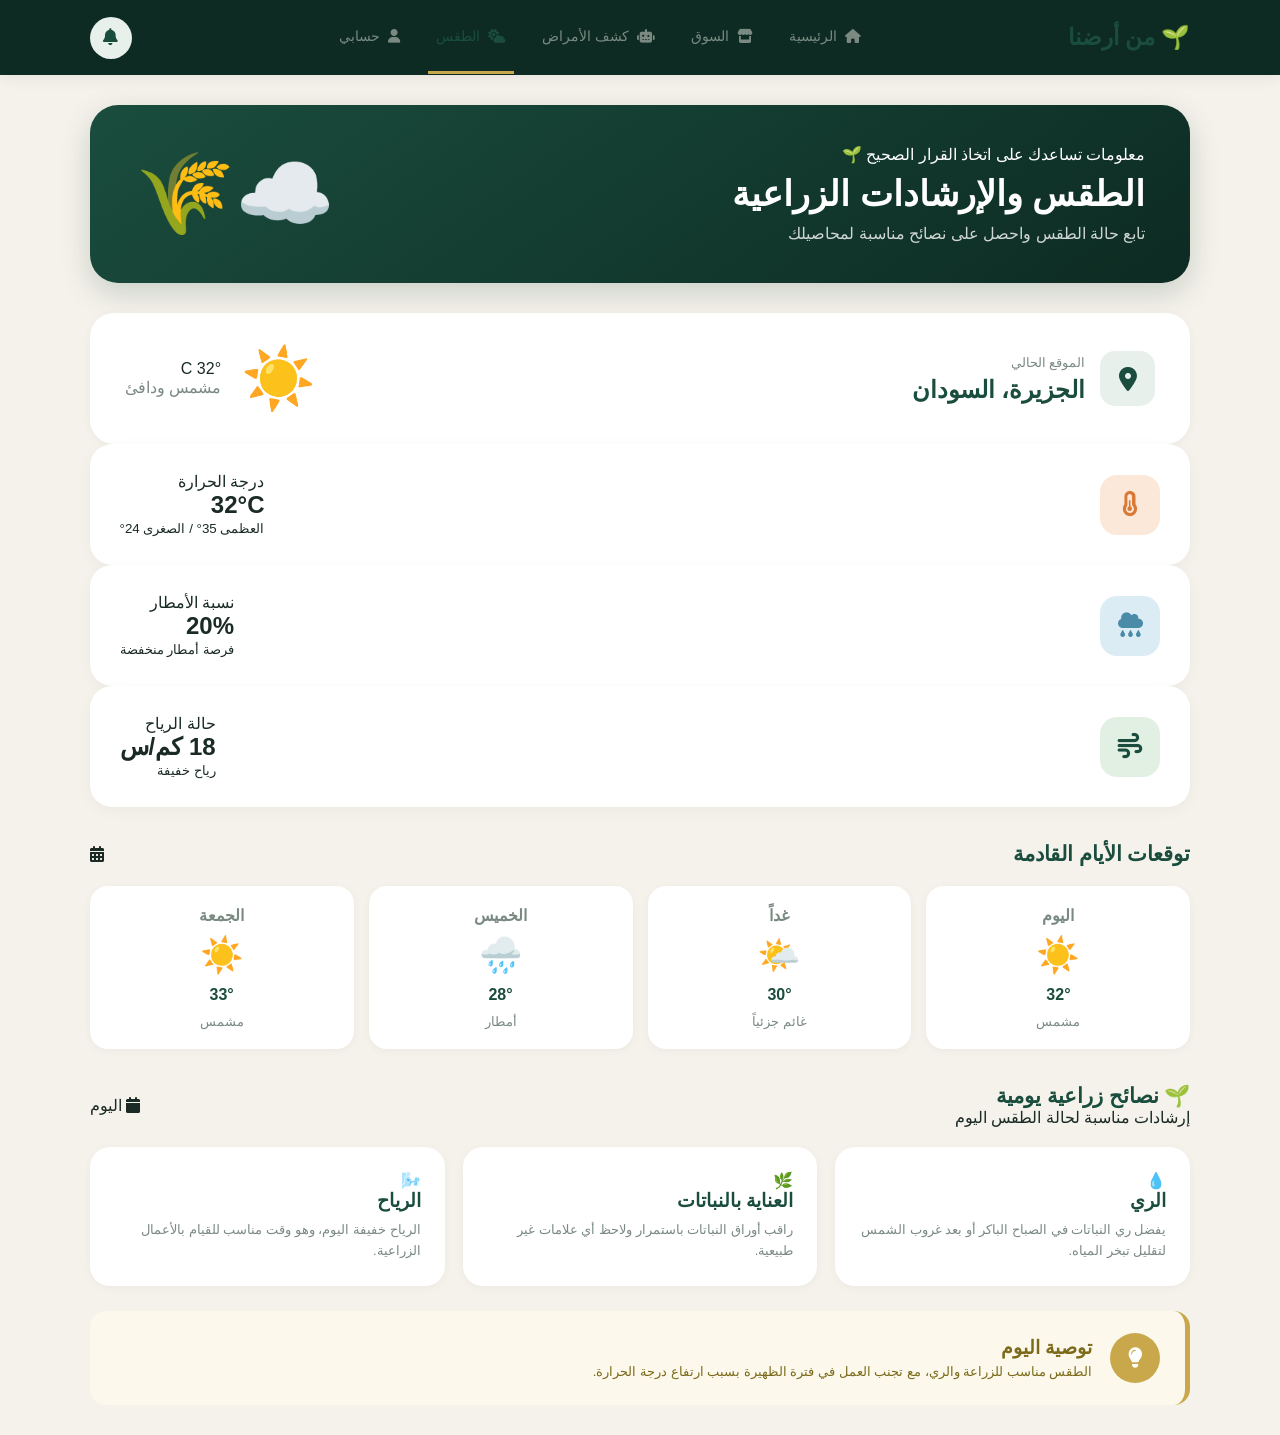
<file: weather.html>
﻿<!DOCTYPE html>
<html lang="ar" dir="rtl">

<head>

    <meta charset="UTF-8">

    <meta name="viewport"
        content="width=device-width, initial-scale=1.0">

    <title>الطقس والإرشادات | من أرضنا</title>

    <link rel="stylesheet"
        href="style.css">

    <link rel="stylesheet"
        href="https://cdnjs.cloudflare.com/ajax/libs/font-awesome/6.5.0/css/all.min.css">

</head>

<body>


    <!-- ================= NAVBAR ================= -->

    <nav class="top-nav">

        <div class="nav-right">

            <button class="menu-btn"
                id="menuBtn">

                <i class="fa-solid fa-bars"></i>

            </button>


            <div class="logo">

                🌱 من أرضنا

            </div>

        </div>


        <div class="nav-links"
            id="navLinks">

            <a href="home.html">

                <i class="fa-solid fa-house"></i>

                الرئيسية

            </a>


            <a href="market.html">

                <i class="fa-solid fa-store"></i>

                السوق

            </a>


            <a href="disease.html">

                <i class="fa-solid fa-robot"></i>

                كشف الأمراض

            </a>


            <a href="#"
                class="active">

                <i class="fa-solid fa-cloud-sun"></i>

                الطقس

            </a>


            <a href="#">

                <i class="fa-solid fa-user"></i>

                حسابي

            </a>

        </div>


        <div class="nav-left">

            <button class="notification-btn">

                <i class="fa-solid fa-bell"></i>

                <span></span>

            </button>

        </div>

    </nav>


    <!-- ================= MAIN ================= -->

    <main class="container">


        <!-- HEADER -->

        <section class="page-header">

            <div>

                <span>
                    معلومات تساعدك على اتخاذ القرار الصحيح 🌱
                </span>

                <h1>
                    الطقس والإرشادات الزراعية
                </h1>

                <p>
                    تابع حالة الطقس واحصل على نصائح مناسبة لمحاصيلك
                </p>

            </div>


            <div class="header-icon">

                ☁️🌾

            </div>

        </section>


        <!-- ================= WEATHER CURRENT ================= -->

        <section class="current-weather">


            <div class="location">

                <i class="fa-solid fa-location-dot"></i>

                <div>

                    <span>
                        الموقع الحالي
                    </span>

                    <h2>
                        الجزيرة، السودان
                    </h2>

                </div>

            </div>


            <div class="weather-main">

                <div class="weather-icon">

                    ☀️

                </div>


                <div>

                    <div class="temperature">

                        32°

                        <span>
                            C
                        </span>

                    </div>

                    <p>
                        مشمس ودافئ
                    </p>

                </div>

            </div>

        </section>


        <!-- ================= WEATHER CARDS ================= -->

        <section class="weather-cards">


            <!-- TEMPERATURE -->

            <div class="weather-card temperature-card">

                <div class="card-icon">

                    <i class="fa-solid fa-temperature-half"></i>

                </div>


                <div>

                    <span>
                        درجة الحرارة
                    </span>

                    <h2>
                        32°C
                    </h2>

                    <small>
                        العظمى 35° / الصغرى 24°
                    </small>

                </div>

            </div>


            <!-- RAIN -->

            <div class="weather-card rain-card">

                <div class="card-icon">

                    <i class="fa-solid fa-cloud-rain"></i>

                </div>


                <div>

                    <span>
                        نسبة الأمطار
                    </span>

                    <h2>
                        20%
                    </h2>

                    <small>
                        فرصة أمطار منخفضة
                    </small>

                </div>

            </div>


            <!-- WIND -->

            <div class="weather-card wind-card">

                <div class="card-icon">

                    <i class="fa-solid fa-wind"></i>

                </div>


                <div>

                    <span>
                        حالة الرياح
                    </span>

                    <h2>
                        18 كم/س
                    </h2>

                    <small>
                        رياح خفيفة
                    </small>

                </div>

            </div>

        </section>


        <!-- ================= DAILY FORECAST ================= -->

        <section class="forecast-section">


            <div class="section-title">

                <h2>
                    توقعات الأيام القادمة
                </h2>

                <i class="fa-solid fa-calendar-days"></i>

            </div>


            <div class="forecast-list">


                <div class="forecast-day">

                    <span>
                        اليوم
                    </span>

                    <strong>
                        ☀️
                    </strong>

                    <span>
                        32°
                    </span>

                    <small>
                        مشمس
                    </small>

                </div>


                <div class="forecast-day">

                    <span>
                        غداً
                    </span>

                    <strong>
                        🌤️
                    </strong>

                    <span>
                        30°
                    </span>

                    <small>
                        غائم جزئياً
                    </small>

                </div>


                <div class="forecast-day">

                    <span>
                        الخميس
                    </span>

                    <strong>
                        🌧️
                    </strong>

                    <span>
                        28°
                    </span>

                    <small>
                        أمطار
                    </small>

                </div>


                <div class="forecast-day">

                    <span>
                        الجمعة
                    </span>

                    <strong>
                        ☀️
                    </strong>

                    <span>
                        33°
                    </span>

                    <small>
                        مشمس
                    </small>

                </div>

            </div>

        </section>


        <!-- ================= FARMING TIPS ================= -->

        <section class="tips-section">


            <div class="section-title">

                <div>

                    <h2>
                        🌱 نصائح زراعية يومية
                    </h2>

                    <p>
                        إرشادات مناسبة لحالة الطقس اليوم
                    </p>

                </div>


                <div class="tip-date">

                    <i class="fa-solid fa-calendar"></i>

                    اليوم

                </div>

            </div>


            <div class="tips-grid">


                <div class="tip-card">

                    <div class="tip-icon">

                        💧

                    </div>


                    <div>

                        <h3>
                            الري
                        </h3>

                        <p>
                            يفضل ري النباتات في الصباح الباكر
                            أو بعد غروب الشمس لتقليل تبخر المياه.
                        </p>

                    </div>

                </div>


                <div class="tip-card">

                    <div class="tip-icon">

                        🌿

                    </div>


                    <div>

                        <h3>
                            العناية بالنباتات
                        </h3>

                        <p>
                            راقب أوراق النباتات باستمرار
                            ولاحظ أي علامات غير طبيعية.
                        </p>

                    </div>

                </div>


                <div class="tip-card">

                    <div class="tip-icon">

                        🌬️

                    </div>


                    <div>

                        <h3>
                            الرياح
                        </h3>

                        <p>
                            الرياح خفيفة اليوم، وهو وقت مناسب
                            للقيام بالأعمال الزراعية.
                        </p>

                    </div>

                </div>


            </div>

        </section>


        <!-- ================= ALERT ================= -->

        <section class="weather-alert">

            <div class="alert-icon">

                <i class="fa-solid fa-lightbulb"></i>

            </div>


            <div>

                <h3>
                    توصية اليوم
                </h3>

                <p>
                    الطقس مناسب للزراعة والري، مع تجنب العمل
                    في فترة الظهيرة بسبب ارتفاع درجة الحرارة.
                </p>

            </div>

        </section>

    </main>


    <script src="script.js"></script>

</body>

</html>
</file>
<file: style.css>
﻿/* ==================================================
   ROOT VARIABLES - الألوان الفخمة
   ================================================== */
:root {
    --forest: #1a4d3e;
    --dark-green: #0d2b22;
    --green: #2d7a5a;
    --light-green: #e8f0ec;
    --gold: #c9a84c;
    --light-gold: #e8d5a3;
    --background: #f5f2eb;
    --white: #ffffff;
    --text: #1a2a24;
    --gray: #7a8a82;
    --error: #c0392b;
    --red: #b84a4a;
    --blue: #4a8ba8;
    --shadow: rgba(26, 77, 62, 0.15);
}

/* ==================================================
   RESET & BASE
   ================================================== */
* {
    margin: 0;
    padding: 0;
    box-sizing: border-box;
}

body {
    font-family: 'Segoe UI', Tahoma, Geneva, Verdana, sans-serif;
    background: var(--background);
    color: var(--text);
    min-height: 100vh;
}

a {
    text-decoration: none;
}

/* ==================================================
   NAVBAR
   ================================================== */
.top-nav {
    height: 75px;
    background: var(--dark-green);
    display: flex;
    align-items: center;
    justify-content: space-between;
    padding: 0 7%;
    box-shadow: 0 2px 15px rgba(13, 43, 34, 0.08);
    position: sticky;
    top: 0;
    z-index: 1000;
}

.nav-right {
    display: flex;
    align-items: center;
    gap: 15px;
}

.logo {
    color: var(--forest);
    font-size: 23px;
    font-weight: bold;
}

.nav-links {
    display: flex;
    gap: 20px;
}

.nav-links a {
    text-decoration: none;
    color: var(--gray);
    padding: 27px 8px;
    display: flex;
    align-items: center;
    gap: 8px;
    font-size: 14px;
    transition: color 0.3s;
    border-bottom: 3px solid transparent;
}

.nav-links a:hover,
.nav-links a.active {
    color: var(--forest);
}

.nav-links a.active {
    border-bottom-color: var(--gold);
}

.nav-left {
    display: flex;
    align-items: center;
    gap: 12px;
}

.nav-left button,
.menu-btn {
    border: none;
    background: var(--light-green);
    color: var(--forest);
    width: 42px;
    height: 42px;
    border-radius: 50%;
    cursor: pointer;
    font-size: 17px;
    transition: all 0.3s;
}

.nav-left button:hover {
    background: var(--forest);
    color: white;
    transform: scale(1.05);
}

.menu-btn {
    display: none;
}

.notification-btn {
    position: relative;
}

.notification-dot {
    position: absolute;
    width: 8px;
    height: 8px;
    background: var(--red);
    border-radius: 50%;
    top: 8px;
    right: 8px;
}

@media (max-width: 768px) {
    .menu-btn {
        display: block;
    }
    .logo {
        font-size: 18px;
    }
    .nav-links {
        display: none;
        position: absolute;
        top: 75px;
        right: 0;
        width: 100%;
        background: white;
        flex-direction: column;
        gap: 0;
        padding: 10px 20px;
        box-shadow: 0 10px 30px rgba(0,0,0,0.1);
    }
    .nav-links.show {
        display: flex;
    }
    .nav-links a {
        padding: 15px;
        border-bottom: 1px solid #eee;
        border-bottom-color: transparent;
    }
    .nav-links a.active {
        border-bottom-color: var(--gold);
    }
    .nav-left button,
    .menu-btn {
        width: 38px;
        height: 38px;
        font-size: 15px;
    }
}

/* ==================================================
   SEARCH BOX
   ================================================== */
.search-box {
    display: none;
    width: 100%;
    padding: 15px 7%;
    background: white;
    position: sticky;
    top: 75px;
    z-index: 99;
    box-shadow: 0 2px 10px rgba(0,0,0,0.05);
}

.search-box.show {
    display: block;
}

.search-box input {
    width: 100%;
    padding: 14px 20px;
    border: 2px solid #e8ece9;
    border-radius: 30px;
    outline: none;
    font-size: 15px;
    transition: border 0.3s;
}

.search-box input:focus {
    border-color: var(--gold);
}

/* ==================================================
   NOTIFICATION POPUP
   ================================================== */
.notification-popup {
    display: none;
    position: fixed;
    top: 85px;
    left: 7%;
    width: 300px;
    background: white;
    padding: 25px;
    border-radius: 18px;
    box-shadow: 0 15px 40px rgba(0,0,0,0.12);
    z-index: 2000;
}

.notification-popup.show {
    display: block;
}

.notification-popup h3 {
    color: var(--forest);
    margin-bottom: 15px;
}

.notification-popup p {
    padding: 12px 0;
    border-bottom: 1px solid #f0f2f0;
    font-size: 13px;
}

@media (max-width: 600px) {
    .notification-popup {
        left: 4%;
        right: 4%;
        width: auto;
    }
}

/* ==================================================
   CONTAINER
   ================================================== */
.container {
    width: 86%;
    max-width: 1200px;
    margin: 30px auto;
}

@media (max-width: 600px) {
    .container {
        width: 92%;
        margin-top: 20px;
    }
}

/* ==================================================
   PAGE HEADER
   ================================================== */
.page-header {
    background: linear-gradient(145deg, var(--forest), var(--dark-green));
    color: white;
    border-radius: 28px;
    padding: 40px 45px;
    display: flex;
    align-items: center;
    justify-content: space-between;
    overflow: hidden;
    box-shadow: 0 10px 30px rgba(26, 77, 62, 0.2);
}

.page-header h1 {
    font-size: 35px;
    margin: 10px 0;
}

.page-header p {
    opacity: 0.8;
}

.header-icon {
    font-size: 80px;
}

@media (max-width: 600px) {
    .page-header {
        padding: 25px;
    }
    .page-header h1 {
        font-size: 26px;
    }
    .header-icon {
        font-size: 50px;
    }
}

/* ==================================================
   SECTION TITLE
   ================================================== */
.section-title {
    display: flex;
    align-items: center;
    justify-content: space-between;
    margin-bottom: 20px;
}

.section-title h2 {
    color: var(--forest);
    font-size: 21px;
}

.section-title a {
    color: var(--gold);
    transition: color 0.3s;
}

.section-title a:hover {
    color: var(--forest);
}

/* ==================================================
   INDEX PAGE
   ================================================== */
.welcome-card {
    background: linear-gradient(145deg, var(--forest), var(--dark-green));
    border-radius: 28px;
    padding: 40px 45px;
    color: white;
    display: flex;
    align-items: center;
    justify-content: space-between;
    overflow: hidden;
    position: relative;
    box-shadow: 0 10px 30px rgba(26, 77, 62, 0.2);
}

.welcome-card::after {
    content: "🌾";
    font-size: 250px;
    position: absolute;
    right: -30px;
    bottom: -60px;
    opacity: 0.08;
}

.welcome-text span {
    opacity: 0.8;
}

.welcome-text h1 {
    font-size: 38px;
    margin: 8px 0;
}

.welcome-text p {
    opacity: 0.8;
}

.welcome-icon {
    font-size: 100px;
    animation: float 3s infinite ease-in-out;
}

@keyframes float {
    0%, 100% { transform: translateY(0); }
    50% { transform: translateY(-10px); }
}

.primary-btn {
    margin-top: 20px;
    border: none;
    background: var(--gold);
    color: white;
    padding: 14px 28px;
    border-radius: 30px;
    cursor: pointer;
    font-weight: bold;
    font-size: 15px;
    transition: all 0.3s;
    box-shadow: 0 6px 20px rgba(201, 168, 76, 0.3);
}

.primary-btn:hover {
    transform: scale(1.05);
    box-shadow: 0 8px 25px rgba(201, 168, 76, 0.4);
}

.weather-card {
    background: var(--white);
    border-radius: 22px;
    padding: 28px 30px;
    display: flex;
    align-items: center;
    justify-content: space-between;
    box-shadow: 0 4px 15px rgba(0,0,0,0.04);
}

.weather-main {
    display: flex;
    align-items: center;
    gap: 20px;
}

.weather-main .weather-icon {
    font-size: 60px;
}

.weather-main h1 {
    color: var(--forest);
    font-size: 45px;
}

.weather-main p {
    color: var(--gray);
}

.weather-info {
    display: flex;
    gap: 25px;
    color: var(--forest);
}

@media (max-width: 600px) {
    .welcome-card {
        padding: 30px;
        flex-direction: column;
        text-align: center;
    }
    .welcome-text h1 {
        font-size: 28px;
    }
    .welcome-icon {
        font-size: 60px;
        margin-top: 15px;
    }
    .weather-card {
        flex-direction: column;
        align-items: flex-start;
        gap: 20px;
    }
    .weather-info {
        width: 100%;
        justify-content: space-between;
        flex-wrap: wrap;
    }
}

/* Services */
.services-grid {
    display: grid;
    grid-template-columns: repeat(4, 1fr);
    gap: 20px;
}

.service-card {
    background: var(--white);
    border-radius: 22px;
    padding: 25px;
    min-height: 180px;
    cursor: pointer;
    transition: all 0.3s;
    position: relative;
    box-shadow: 0 2px 10px rgba(0,0,0,0.04);
    border-bottom: 4px solid var(--gold);
}

.service-card:hover {
    transform: translateY(-8px);
    box-shadow: 0 12px 30px var(--shadow);
}

.service-icon {
    font-size: 42px;
    margin-bottom: 12px;
}

.service-card h3 {
    color: var(--forest);
    margin-bottom: 8px;
}

.service-card p {
    color: var(--gray);
    font-size: 13px;
    line-height: 1.6;
}

.card-arrow {
    position: absolute;
    bottom: 20px;
    left: 20px;
    color: var(--gold);
    transition: transform 0.3s;
}

.service-card:hover .card-arrow {
    transform: translateX(-5px);
}

@media (max-width: 900px) {
    .services-grid {
        grid-template-columns: repeat(2, 1fr);
    }
}
@media (max-width: 600px) {
    .services-grid {
        gap: 12px;
    }
    .service-card {
        padding: 18px;
        min-height: 150px;
    }
    .service-icon {
        font-size: 32px;
    }
    .service-card h3 {
        font-size: 15px;
    }
    .service-card p {
        font-size: 12px;
    }
}

/* Products */
.products-container {
    display: grid;
    grid-template-columns: repeat(4, 1fr);
    gap: 18px;
}

.products-container .product-card {
    background: var(--white);
    border-radius: 20px;
    padding: 18px;
    transition: all 0.3s;
    box-shadow: 0 2px 10px rgba(0,0,0,0.04);
}

.products-container .product-card:hover {
    transform: translateY(-5px);
    box-shadow: 0 8px 25px var(--shadow);
}

.product-image {
    height: 130px;
    border-radius: 15px;
    display: flex;
    align-items: center;
    justify-content: center;
    font-size: 60px;
}

.tomato { background: #fce8e0; }
.wheat { background: #f5ebd4; }
.onion { background: #ede3d6; }
.potato { background: #e6dccb; }
.mango { background: #f5e3c0; }
.corn { background: #f5edb8; }

.products-container .product-card h3 {
    color: var(--forest);
    margin-top: 12px;
}

.products-container .product-card p {
    color: var(--gray);
    font-size: 13px;
    margin: 8px 0;
}

.demand {
    color: var(--forest);
    font-size: 13px;
    display: flex;
    justify-content: space-between;
}

@media (max-width: 900px) {
    .products-container {
        grid-template-columns: repeat(2, 1fr);
    }
}
@media (max-width: 600px) {
    .products-container {
        gap: 12px;
    }
    .product-image {
        height: 100px;
        font-size: 45px;
    }
}

/* Orders */
.orders-card {
    background: var(--white);
    border-radius: 22px;
    padding: 10px 20px;
    box-shadow: 0 2px 10px rgba(0,0,0,0.04);
}

.order-item {
    display: flex;
    align-items: center;
    gap: 15px;
    padding: 18px 0;
    border-bottom: 1px solid #f0f2f0;
}

.order-item:last-child {
    border-bottom: none;
}

.order-icon {
    width: 50px;
    height: 50px;
    border-radius: 15px;
    background: var(--light-green);
    display: flex;
    align-items: center;
    justify-content: center;
    font-size: 24px;
}

.order-details {
    flex: 1;
}

.order-details h3 {
    color: var(--forest);
}

.order-details p {
    color: var(--gray);
    font-size: 13px;
    margin-top: 5px;
}

.status {
    padding: 6px 14px;
    border-radius: 20px;
    font-size: 12px;
}
.pending { background: #fcf3d6; color: #8a7516; }
.completed { background: #d9f0dd; color: #2d6b3a; }
.processing { background: #dde9f5; color: #3a6a91; }

@media (max-width: 600px) {
    .order-item { gap: 10px; }
    .order-details h3 { font-size: 14px; }
    .status { font-size: 10px; padding: 5px 10px; }
}

/* ==================================================
   MARKET PAGE
   ================================================== */
.search-section {
    display: flex;
    gap: 15px;
    margin-top: 30px;
}

.search-section .search-box {
    display: flex !important;
    background: var(--white);
    border-radius: 15px;
    padding: 12px 20px;
    align-items: center;
    gap: 12px;
    flex: 1;
    position: static;
    box-shadow: 0 2px 10px rgba(0,0,0,0.04);
}

.search-section .search-box i {
    color: var(--forest);
}

.search-section .search-box input {
    border: none;
    outline: none;
    width: 100%;
    font-size: 15px;
    padding: 0;
    background: transparent;
}

.filter-btn {
    background: var(--forest);
    color: white;
    border: none;
    border-radius: 15px;
    padding: 0 28px;
    cursor: pointer;
    font-size: 14px;
    transition: background 0.3s;
}

.filter-btn:hover {
    background: var(--dark-green);
}

.filters {
    display: none;
    background: var(--white);
    padding: 22px 25px;
    margin-top: 15px;
    border-radius: 18px;
    gap: 20px;
    align-items: end;
    box-shadow: 0 2px 10px rgba(0,0,0,0.04);
}

.filters.show {
    display: flex;
}

.filter-item {
    display: flex;
    flex-direction: column;
    gap: 8px;
    flex: 1;
}

.filter-item label {
    color: var(--forest);
    font-size: 14px;
    font-weight: 600;
}

.filter-item select {
    padding: 12px 15px;
    border: 2px solid #e8ece9;
    border-radius: 12px;
    background: white;
    font-size: 14px;
    outline: none;
    transition: border 0.3s;
}

.filter-item select:focus {
    border-color: var(--gold);
}

.reset-btn {
    background: var(--gold);
    color: white;
    border: none;
    padding: 12px 25px;
    border-radius: 12px;
    cursor: pointer;
    font-weight: bold;
    transition: background 0.3s;
}

.reset-btn:hover {
    background: #b8973a;
}

@media (max-width: 600px) {
    .search-section {
        flex-direction: column;
    }
    .filter-btn {
        padding: 14px;
    }
    .filters.show {
        flex-direction: column;
        align-items: stretch;
    }
}

.products-grid {
    display: grid;
    grid-template-columns: repeat(3, 1fr);
    gap: 22px;
    margin-top: 20px;
}

.products-grid .product-card {
    background: var(--white);
    border-radius: 22px;
    overflow: hidden;
    transition: all 0.3s;
    box-shadow: 0 2px 10px rgba(0,0,0,0.04);
}

.products-grid .product-card:hover {
    transform: translateY(-7px);
    box-shadow: 0 12px 30px var(--shadow);
}

.products-grid .product-image {
    height: 200px;
    font-size: 80px;
    position: relative;
}

.available {
    position: absolute;
    top: 15px;
    right: 15px;
    background: #d9f0dd;
    color: #2d6b3a;
    padding: 5px 12px;
    border-radius: 20px;
    font-size: 11px;
}

.product-info {
    padding: 20px;
}

.product-info h3 {
    color: var(--forest);
    font-size: 21px;
}

.price {
    color: var(--gold);
    font-size: 20px;
    font-weight: bold;
    margin: 12px 0;
}

.price span {
    color: var(--gray);
    font-size: 12px;
    font-weight: normal;
}

.product-info p {
    color: var(--gray);
    font-size: 13px;
    margin: 8px 0;
}

.product-info p i {
    color: var(--forest);
    margin-left: 7px;
}

.buy-btn {
    width: 100%;
    background: var(--forest);
    color: white;
    border: none;
    padding: 14px;
    border-radius: 14px;
    cursor: pointer;
    margin-top: 12px;
    font-size: 15px;
    font-weight: bold;
    transition: all 0.3s;
}

.buy-btn:hover {
    background: var(--dark-green);
    transform: scale(1.02);
}

.no-results {
    display: none;
    text-align: center;
    padding: 60px;
    color: var(--gray);
}

@media (max-width: 900px) {
    .products-grid {
        grid-template-columns: repeat(2, 1fr);
    }
}
@media (max-width: 600px) {
    .products-grid {
        gap: 12px;
    }
    .products-grid .product-image {
        height: 140px;
        font-size: 55px;
    }
    .product-info {
        padding: 15px;
    }
    .product-info h3 {
        font-size: 16px;
    }
    .price {
        font-size: 16px;
    }
    .buy-btn {
        font-size: 13px;
        padding: 12px;
    }
}

/* ==================================================
   DISEASE PAGE
   ================================================== */
.analysis-layout {
    display: grid;
    grid-template-columns: 1fr 1fr;
    gap: 25px;
    margin-top: 30px;
}

.upload-card,
.result-card {
    background: var(--white);
    border-radius: 24px;
    padding: 28px;
    box-shadow: 0 2px 10px rgba(0,0,0,0.04);
}

.card-title {
    margin-bottom: 20px;
}

.card-title h2 {
    color: var(--forest);
    margin-bottom: 8px;
}

.card-title p {
    color: var(--gray);
    font-size: 14px;
}

.image-preview {
    height: 300px;
    border: 2px dashed #dce5de;
    border-radius: 18px;
    background: #f8fbf9;
    display: flex;
    align-items: center;
    justify-content: center;
    overflow: hidden;
}

.preview-content {
    text-align: center;
    color: var(--gray);
}

.preview-content i {
    font-size: 60px;
    color: var(--forest);
    margin-bottom: 15px;
}

.preview-content h3 {
    color: var(--forest);
    margin-bottom: 8px;
}

.preview-content p {
    font-size: 13px;
}

.image-preview img {
    width: 100%;
    height: 100%;
    object-fit: contain;
}

.action-buttons {
    display: flex;
    gap: 12px;
    margin-top: 18px;
}

.upload-btn,
.camera-btn {
    flex: 1;
    padding: 14px;
    border-radius: 14px;
    cursor: pointer;
    text-align: center;
    font-size: 14px;
    font-weight: 600;
    transition: all 0.3s;
}

.upload-btn {
    background: var(--forest);
    color: white;
    border: none;
}

.upload-btn:hover {
    background: var(--dark-green);
    transform: scale(1.02);
}

.camera-btn {
    border: 2px solid var(--forest);
    background: white;
    color: var(--forest);
}

.camera-btn:hover {
    background: var(--light-green);
}

.analyze-btn {
    width: 100%;
    margin-top: 15px;
    padding: 15px;
    border: none;
    border-radius: 14px;
    background: var(--gold);
    color: white;
    font-size: 16px;
    font-weight: bold;
    cursor: pointer;
    transition: all 0.3s;
}

.analyze-btn:disabled {
    background: #c8d0cb;
    cursor: not-allowed;
}

.analyze-btn:not(:disabled):hover {
    transform: scale(1.02);
    box-shadow: 0 6px 20px rgba(201, 168, 76, 0.3);
}

.loading {
    display: none;
    text-align: center;
    padding: 20px;
    color: var(--forest);
}

.loading.show {
    display: block;
}

.spinner {
    width: 40px;
    height: 40px;
    border: 4px solid var(--light-green);
    border-top: 4px solid var(--forest);
    border-radius: 50%;
    margin: auto auto 12px;
    animation: spin 0.8s linear infinite;
}

@keyframes spin {
    100% { transform: rotate(360deg); }
}

/* Result */
.result-header {
    display: flex;
    align-items: center;
    gap: 15px;
    border-bottom: 1px solid #f0f2f0;
    padding-bottom: 18px;
}

.result-icon {
    width: 55px;
    height: 55px;
    background: var(--light-green);
    color: var(--forest);
    border-radius: 15px;
    display: flex;
    align-items: center;
    justify-content: center;
    font-size: 24px;
}

.result-header h2 {
    color: var(--forest);
}

.result-header span {
    color: var(--gray);
    font-size: 13px;
}

.result-empty {
    text-align: center;
    padding: 75px 20px;
    color: var(--gray);
}

.result-empty i {
    font-size: 65px;
    color: #d0dcd4;
    margin-bottom: 20px;
}

.result-empty h3 {
    color: var(--forest);
    margin-bottom: 10px;
}

.result-content {
    display: none;
    padding-top: 20px;
}

.result-content.show {
    display: block;
}

.result-status {
    background: #fef3ed;
    color: var(--red);
    padding: 12px 18px;
    border-radius: 12px;
    font-size: 14px;
}

.disease-name {
    margin-top: 20px;
}

.disease-name span {
    color: var(--gray);
    font-size: 13px;
}

.disease-name h2 {
    color: var(--red);
    margin-top: 7px;
}

.confidence {
    margin-top: 20px;
}

.confidence > div:first-child {
    display: flex;
    justify-content: space-between;
    color: var(--gray);
    font-size: 13px;
}

.confidence strong {
    color: var(--forest);
}

.progress {
    height: 8px;
    background: #e8ece9;
    border-radius: 10px;
    margin-top: 8px;
}

.progress div {
    width: 92%;
    height: 100%;
    background: var(--forest);
    border-radius: 10px;
}

.treatment {
    margin-top: 22px;
    padding: 20px;
    background: #f8fbf9;
    border-radius: 16px;
}

.treatment h3 {
    color: var(--forest);
    margin-bottom: 10px;
}

.treatment p {
    color: var(--gray);
    line-height: 1.8;
    font-size: 14px;
}

.advice {
    display: flex;
    gap: 12px;
    align-items: center;
    margin-top: 15px;
    padding: 14px 18px;
    background: #fcf8eb;
    color: #7a6a1a;
    border-radius: 12px;
    font-size: 13px;
}

.new-analysis {
    width: 100%;
    margin-top: 18px;
    padding: 14px;
    border: 2px solid var(--forest);
    background: white;
    color: var(--forest);
    border-radius: 14px;
    cursor: pointer;
    font-weight: 600;
    transition: all 0.3s;
}

.new-analysis:hover {
    background: var(--forest);
    color: white;
}

.tips-section {
    margin-top: 35px;
}

.tips-section > h2 {
    color: var(--forest);
    margin-bottom: 18px;
}

.tips-grid {
    display: grid;
    grid-template-columns: repeat(3, 1fr);
    gap: 18px;
}

.tip-card {
    background: var(--white);
    padding: 24px;
    border-radius: 20px;
    box-shadow: 0 2px 10px rgba(0,0,0,0.04);
}

.tip-card i {
    font-size: 30px;
    color: var(--gold);
    margin-bottom: 12px;
}

.tip-card h3 {
    color: var(--forest);
    margin-bottom: 8px;
}

.tip-card p {
    color: var(--gray);
    font-size: 13px;
    line-height: 1.6;
}

@media (max-width: 900px) {
    .analysis-layout {
        grid-template-columns: 1fr;
    }
}
@media (max-width: 600px) {
    .analysis-layout {
        display: block;
    }
    .result-card {
        margin-top: 20px;
    }
    .image-preview {
        height: 220px;
    }
    .action-buttons {
        flex-direction: column;
    }
    .tips-grid {
        grid-template-columns: 1fr;
    }
}

/* ==================================================
   WEATHER PAGE
   ================================================== */
.current-weather {
    margin-top: 30px;
    background: var(--white);
    border-radius: 24px;
    padding: 30px 35px;
    display: flex;
    justify-content: space-between;
    align-items: center;
    box-shadow: 0 2px 10px rgba(0,0,0,0.04);
}

.location {
    display: flex;
    align-items: center;
    gap: 15px;
}

.location > i {
    background: var(--light-green);
    color: var(--forest);
    width: 55px;
    height: 55px;
    border-radius: 15px;
    display: flex;
    align-items: center;
    justify-content: center;
    font-size: 24px;
}

.location span {
    color: var(--gray);
    font-size: 13px;
}

.location h2 {
    color: var(--forest);
    margin-top: 5px;
}

.weather-main-display {
    display: flex;
    align-items: center;
    gap: 20px;
}

.weather-icon-big {
    font-size: 70px;
}

.temperature-big {
    font-size: 60px;
    font-weight: bold;
    color: var(--forest);
}

.temperature-big span {
    font-size: 25px;
}

.weather-main-display p {
    color: var(--gray);
}

.weather-cards-grid {
    display: grid;
    grid-template-columns: repeat(3, 1fr);
    gap: 20px;
    margin-top: 25px;
}

.weather-card-item {
    background: var(--white);
    border-radius: 20px;
    padding: 25px;
    display: flex;
    align-items: center;
    gap: 18px;
    box-shadow: 0 2px 10px rgba(0,0,0,0.04);
}

.card-icon {
    width: 60px;
    height: 60px;
    border-radius: 17px;
    display: flex;
    align-items: center;
    justify-content: center;
    font-size: 25px;
}

.temperature-card .card-icon {
    background: #fce8d8;
    color: #d97935;
}
.rain-card .card-icon {
    background: #dcecf5;
    color: var(--blue);
}
.wind-card .card-icon {
    background: #e2f0e4;
    color: var(--forest);
}

.weather-card-item span {
    color: var(--gray);
    font-size: 13px;
}

.weather-card-item h2 {
    color: var(--forest);
    margin: 7px 0;
}

.weather-card-item small {
    color: var(--gray);
    font-size: 11px;
}

.forecast-section {
    margin-top: 35px;
}

.forecast-list {
    display: grid;
    grid-template-columns: repeat(4, 1fr);
    gap: 15px;
}

.forecast-day {
    background: var(--white);
    border-radius: 18px;
    padding: 20px;
    text-align: center;
    display: flex;
    flex-direction: column;
    gap: 10px;
    box-shadow: 0 2px 10px rgba(0,0,0,0.04);
}

.forecast-day span:first-child {
    color: var(--gray);
}

.forecast-day strong {
    font-size: 35px;
}

.forecast-day span {
    color: var(--forest);
    font-weight: bold;
}

.forecast-day small {
    color: var(--gray);
}

.weather-alert {
    margin-top: 25px;
    background: #fcf8eb;
    border-right: 5px solid var(--gold);
    border-radius: 16px;
    padding: 22px 25px;
    display: flex;
    align-items: center;
    gap: 18px;
}

.alert-icon {
    width: 50px;
    height: 50px;
    background: var(--gold);
    color: white;
    border-radius: 50%;
    display: flex;
    align-items: center;
    justify-content: center;
    font-size: 20px;
}

.weather-alert h3 {
    color: #7a6a1a;
    margin-bottom: 5px;
}

.weather-alert p {
    color: #7a6a1a;
    font-size: 13px;
}

@media (max-width: 900px) {
    .weather-cards-grid {
        grid-template-columns: 1fr 1fr;
    }
    .weather-cards-grid .weather-card-item:last-child {
        grid-column: span 2;
    }
    .forecast-list {
        grid-template-columns: repeat(2, 1fr);
    }
}
@media (max-width: 600px) {
    .current-weather {
        flex-direction: column;
        gap: 25px;
        align-items: stretch;
    }
    .weather-main-display {
        justify-content: center;
    }
    .temperature-big {
        font-size: 48px;
    }
    .weather-cards-grid {
        grid-template-columns: 1fr;
    }
    .weather-cards-grid .weather-card-item:last-child {
        grid-column: auto;
    }
    .forecast-list {
        grid-template-columns: repeat(2, 1fr);
    }
}

/* ==================================================
   SHIPPING PAGE
   ================================================== */
.order-status {
    background: var(--white);
    margin-top: 25px;
    border-radius: 22px;
    padding: 22px 28px;
    display: flex;
    justify-content: space-between;
    align-items: center;
    box-shadow: 0 2px 10px rgba(0,0,0,0.04);
}

.order-info {
    display: flex;
    align-items: center;
    gap: 15px;
}

.order-info .order-icon {
    width: 55px;
    height: 55px;
    background: var(--light-green);
    color: var(--forest);
    border-radius: 15px;
    display: flex;
    align-items: center;
    justify-content: center;
    font-size: 23px;
}

.order-info span {
    color: var(--gray);
    font-size: 13px;
}

.order-info h2 {
    color: var(--forest);
    margin-top: 5px;
}

.status-badge {
    background: #fcf3d6;
    color: #8a7516;
    padding: 12px 20px;
    border-radius: 30px;
    font-size: 14px;
    font-weight: 600;
}

.tracking-layout {
    display: grid;
    grid-template-columns: 2fr 1fr;
    gap: 20px;
    margin-top: 25px;
}

.map-card {
    background: var(--white);
    border-radius: 22px;
    padding: 22px;
    box-shadow: 0 2px 10px rgba(0,0,0,0.04);
}

.map-header {
    display: flex;
    justify-content: space-between;
    align-items: center;
    margin-bottom: 15px;
}

.map-header h2 {
    color: var(--forest);
    font-size: 20px;
}

.map-header p {
    color: var(--gray);
    font-size: 12px;
    margin-top: 5px;
}

.location-btn {
    border: none;
    background: var(--light-green);
    color: var(--forest);
    width: 42px;
    height: 42px;
    border-radius: 50%;
    cursor: pointer;
    transition: background 0.3s;
}

.location-btn:hover {
    background: var(--forest);
    color: white;
}

#map {
    width: 100%;
    height: 350px;
    border-radius: 15px;
}

.delivery-card {
    background: var(--forest);
    color: white;
    border-radius: 22px;
    padding: 28px;
    display: flex;
    gap: 18px;
    align-items: flex-start;
    box-shadow: 0 8px 25px rgba(26, 77, 62, 0.2);
}

.delivery-icon {
    width: 55px;
    height: 55px;
    background: rgba(255,255,255,0.15);
    border-radius: 15px;
    display: flex;
    align-items: center;
    justify-content: center;
    font-size: 23px;
}

.delivery-card span {
    opacity: 0.8;
    font-size: 13px;
}

.delivery-card h2 {
    font-size: 30px;
    margin: 12px 0;
}

.delivery-card p {
    opacity: 0.8;
    font-size: 12px;
}

.driver-card,
.timeline-card {
    background: var(--white);
    border-radius: 22px;
    padding: 25px 28px;
    margin-top: 25px;
    box-shadow: 0 2px 10px rgba(0,0,0,0.04);
}

.driver-content {
    display: flex;
    align-items: center;
    justify-content: space-between;
    gap: 20px;
}

.driver-profile {
    display: flex;
    align-items: center;
    gap: 15px;
}

.driver-avatar {
    width: 65px;
    height: 65px;
    background: var(--light-green);
    border-radius: 50%;
    display: flex;
    align-items: center;
    justify-content: center;
    font-size: 35px;
}

.driver-profile h3 {
    color: var(--forest);
}

.driver-profile p {
    color: var(--gray);
    font-size: 13px;
    margin: 5px 0;
}

.rating {
    font-size: 13px;
}

.vehicle-info {
    display: flex;
    gap: 25px;
}

.vehicle-info div {
    display: flex;
    align-items: center;
    gap: 8px;
    color: var(--gray);
    font-size: 13px;
}

.vehicle-info i {
    color: var(--forest);
}

.call-btn {
    border: none;
    background: var(--forest);
    color: white;
    padding: 12px 28px;
    border-radius: 14px;
    cursor: pointer;
    font-weight: 600;
    transition: background 0.3s;
}

.call-btn:hover {
    background: var(--dark-green);
}

.timeline {
    position: relative;
    padding-right: 25px;
}

.timeline::before {
    content: "";
    position: absolute;
    right: 18px;
    top: 15px;
    bottom: 15px;
    width: 3px;
    background: #e8ece9;
}

.timeline-item {
    position: relative;
    display: flex;
    gap: 18px;
    margin-bottom: 28px;
}

.timeline-item:last-child {
    margin-bottom: 0;
}

.timeline-icon {
    width: 38px;
    height: 38px;
    border-radius: 50%;
    background: #e8ece9;
    color: var(--gray);
    display: flex;
    align-items: center;
    justify-content: center;
    z-index: 1;
    flex-shrink: 0;
}

.timeline-item.completed .timeline-icon {
    background: var(--forest);
    color: white;
}

.timeline-item.active .timeline-icon {
    background: var(--gold);
    color: white;
    box-shadow: 0 0 0 6px #f8ebcb;
}

.timeline-content h3 {
    color: var(--forest);
    margin-bottom: 5px;
}

.timeline-content p {
    color: var(--gray);
    font-size: 13px;
    margin-bottom: 5px;
}

.timeline-content span {
    color: #b0b8b3;
    font-size: 11px;
}

@media (max-width: 900px) {
    .tracking-layout {
        grid-template-columns: 1fr;
    }
}
@media (max-width: 600px) {
    .order-status {
        flex-direction: column;
        align-items: flex-start;
        gap: 15px;
    }
    #map {
        height: 280px;
    }
    .driver-content {
        flex-direction: column;
        align-items: flex-start;
    }
    .vehicle-info {
        flex-direction: column;
        gap: 12px;
    }
    .call-btn {
        width: 100%;
    }
}

/* ==================================================
   SUPPLIES PAGE
   ================================================== */
.cart-btn {
    position: relative;
}

.cart-btn span {
    position: absolute;
    top: -5px;
    right: -5px;
    width: 22px;
    height: 22px;
    background: var(--gold);
    color: white;
    border-radius: 50%;
    font-size: 11px;
    display: flex;
    align-items: center;
    justify-content: center;
}

.categories {
    display: flex;
    gap: 12px;
    margin: 25px 0;
    overflow-x: auto;
}

.category {
    border: none;
    background: var(--white);
    color: var(--gray);
    padding: 12px 22px;
    border-radius: 14px;
    cursor: pointer;
    white-space: nowrap;
    font-size: 14px;
    transition: all 0.3s;
    box-shadow: 0 2px 8px rgba(0,0,0,0.04);
}

.category span {
    margin-left: 6px;
}

.category.active {
    background: var(--forest);
    color: white;
    box-shadow: 0 4px 15px rgba(26, 77, 62, 0.2);
}

.category:hover:not(.active) {
    background: var(--light-green);
}

.supplies-grid .products-grid {
    grid-template-columns: repeat(4, 1fr);
}

.supplies-grid .product-card {
    background: var(--white);
    border-radius: 20px;
    overflow: hidden;
    transition: all 0.3s;
    box-shadow: 0 2px 10px rgba(0,0,0,0.04);
}

.supplies-grid .product-card:hover {
    transform: translateY(-5px);
    box-shadow: 0 10px 30px var(--shadow);
}

.supplies-grid .product-image {
    height: 190px;
    background: linear-gradient(145deg, #eaf2e9, #dde8dd);
    display: flex;
    align-items: center;
    justify-content: center;
    font-size: 70px;
    position: relative;
}

.product-badge {
    position: absolute;
    top: 12px;
    right: 12px;
    background: var(--gold);
    color: white;
    padding: 5px 10px;
    border-radius: 8px;
    font-size: 10px;
    font-weight: bold;
}

.supplies-grid .product-info {
    padding: 18px;
}

.product-category {
    color: var(--gold);
    font-size: 12px;
    font-weight: 600;
}

.supplies-grid .product-info h3 {
    color: var(--forest);
    margin: 8px 0;
}

.rating {
    color: var(--gold);
    font-size: 13px;
}

.rating span {
    color: var(--gray);
    margin-right: 5px;
}

.product-bottom {
    display: flex;
    align-items: center;
    justify-content: space-between;
    margin-top: 15px;
}

.product-bottom strong {
    color: var(--forest);
    font-size: 16px;
}

.add-btn {
    border: none;
    background: var(--forest);
    color: white;
    padding: 10px 16px;
    border-radius: 10px;
    cursor: pointer;
    font-size: 13px;
    transition: all 0.3s;
}

.add-btn:hover {
    background: var(--dark-green);
    transform: scale(1.05);
}

@media (max-width: 1000px) {
    .supplies-grid .products-grid {
        grid-template-columns: repeat(3, 1fr);
    }
}
@media (max-width: 700px) {
    .supplies-grid .products-grid {
        grid-template-columns: repeat(2, 1fr);
        gap: 12px;
    }
    .supplies-grid .product-image {
        height: 140px;
        font-size: 50px;
    }
    .supplies-grid .product-info {
        padding: 14px;
    }
    .product-bottom {
        flex-direction: column;
        align-items: stretch;
        gap: 10px;
    }
    .add-btn {
        width: 100%;
    }
}

/* ==================================================
   LOGIN PAGE
   ================================================== */
.background-login {
    min-height: 100vh;
    display: flex;
    align-items: center;
    justify-content: center;
    position: relative;
    overflow: hidden;
    padding: 30px;
    background: 
        linear-gradient(rgba(13, 43, 34, 0.88), rgba(26, 77, 62, 0.82)),
        linear-gradient(145deg, #0d2b22, #1a4d3e);
}

.plant {
    position: absolute;
    font-size: 100px;
    opacity: 0.12;
    animation: floatPlant 5s infinite ease-in-out;
}

.plant-one { top: 5%; right: 8%; }
.plant-two { bottom: 5%; left: 8%; animation-delay: 1s; }
.plant-three { top: 45%; left: 5%; animation-delay: 2s; }

@keyframes floatPlant {
    0%, 100% { transform: translateY(0) rotate(0deg); }
    50% { transform: translateY(-15px) rotate(8deg); }
}

.login-card {
    width: 100%;
    max-width: 470px;
    background: rgba(255, 255, 255, 0.97);
    padding: 40px 35px;
    border-radius: 28px;
    box-shadow: 0 25px 70px rgba(0,0,0,0.35), 0 0 0 1px rgba(201,168,76,0.08);
    position: relative;
    z-index: 2;
    animation: cardAppear 0.8s ease;
    backdrop-filter: blur(10px);
}

@keyframes cardAppear {
    from { opacity: 0; transform: translateY(30px); }
    to { opacity: 1; transform: translateY(0); }
}

.logo-icon {
    width: 70px;
    height: 70px;
    margin: auto;
    border-radius: 50%;
    background: var(--light-green);
    display: flex;
    align-items: center;
    justify-content: center;
    font-size: 35px;
}

.logo h1 {
    color: var(--forest);
    font-size: 30px;
    margin-top: 12px;
}

.logo p {
    color: var(--gray);
    font-size: 12px;
    margin-top: 5px;
}

.welcome-text {
    text-align: center;
    margin-bottom: 28px;
}

.welcome-text h2 {
    color: var(--dark-green);
    font-size: 23px;
}

.welcome-text p {
    color: var(--gray);
    font-size: 13px;
    margin-top: 8px;
}

.input-group {
    margin-bottom: 18px;
}

.input-group label {
    display: block;
    color: var(--dark-green);
    font-size: 13px;
    font-weight: 600;
    margin-bottom: 8px;
}

.input-box {
    height: 54px;
    border: 2px solid #e4eae6;
    border-radius: 14px;
    display: flex;
    align-items: center;
    padding: 0 18px;
    gap: 12px;
    transition: all 0.3s;
    background: #fafcfa;
}

.input-box:focus-within {
    border-color: var(--gold);
    box-shadow: 0 0 0 4px rgba(201, 168, 76, 0.1);
}

.input-box > i {
    color: var(--forest);
}

.input-box input {
    flex: 1;
    height: 100%;
    border: none;
    outline: none;
    background: transparent;
    font-size: 14px;
}

.show-password {
    border: none;
    background: none;
    color: var(--gray);
    cursor: pointer;
}

.input-group small {
    display: block;
    color: var(--error);
    font-size: 11px;
    margin-top: 5px;
}

.options {
    display: flex;
    justify-content: space-between;
    align-items: center;
    margin: 5px 0 25px;
    font-size: 12px;
}

.remember {
    display: flex;
    align-items: center;
    gap: 6px;
    color: var(--gray);
}

.remember input {
    accent-color: var(--forest);
}

.options a {
    color: var(--forest);
    transition: color 0.3s;
}

.options a:hover {
    color: var(--gold);
}

.login-btn {
    width: 100%;
    height: 55px;
    border: none;
    border-radius: 15px;
    background: linear-gradient(145deg, #1a4d3e, #0d2b22);
    color: white;
    font-size: 16px;
    font-weight: bold;
    cursor: pointer;
    transition: all 0.3s;
    display: flex;
    align-items: center;
    justify-content: center;
    gap: 15px;
    box-shadow: 0 8px 25px rgba(26, 77, 62, 0.3);
}

.login-btn:hover {
    transform: translateY(-3px);
    box-shadow: 0 12px 35px rgba(26, 77, 62, 0.4);
}

.login-btn i {
    transition: transform 0.3s;
}

.login-btn:hover i {
    transform: translateX(-5px);
}

.divider {
    display: flex;
    align-items: center;
    gap: 12px;
    margin: 25px 0;
    color: #b0b8b3;
    font-size: 12px;
}

.divider::before,
.divider::after {
    content: "";
    flex: 1;
    height: 1px;
    background: #e4eae6;
}

.register {
    text-align: center;
    font-size: 13px;
}

.register p {
    display: inline;
    color: var(--gray);
}

.register a {
    color: var(--forest);
    font-weight: bold;
    margin-right: 5px;
    transition: color 0.3s;
}

.register a:hover {
    color: var(--gold);
}

.footer-login {
    position: absolute;
    bottom: 20px;
    color: rgba(255,255,255,0.6);
    font-size: 12px;
}

@media (max-width: 600px) {
    .background-login { padding: 15px; }
    .login-card { padding: 25px 20px; border-radius: 22px; }
    .logo h1 { font-size: 26px; }
    .welcome-text h2 { font-size: 20px; }
    .options { font-size: 11px; }
    .footer-login { display: none; }
}

/* ==================================================
   SPLASH PAGE
   ================================================== */
.splash-page {

    min-height: 100vh;

    width: 100%;

    background:

        linear-gradient(

            135deg,

            #123B2A,

            #1F5D42

        );

    position: relative;

    overflow: hidden;

}


.splash-content {

    min-height: 100vh;

    display: flex;

    flex-direction: column;

    align-items: center;

    justify-content: center;

    text-align: center;

    position: relative;

    z-index: 2;

}
.circle {
    position: absolute;
    border-radius: 50%;
    border: 1px solid rgba(255,255,255,0.06);
    animation: floatCircle 8s infinite ease-in-out;
}

.circle-one { width: 350px; height: 350px; top: -120px; right: -100px; }
.circle-two { width: 500px; height: 500px; bottom: -280px; left: -180px; animation-delay: 2s; }
.circle-three { width: 180px; height: 180px; top: 35%; left: 10%; animation-delay: 4s; }

@keyframes floatCircle {
    0% { transform: translateY(0) rotate(0deg); }
    50% { transform: translateY(-20px) rotate(10deg); }
    100% { transform: translateY(0) rotate(0deg); }
}

.splash-content {
    position: relative;
    z-index: 2;
    min-height: 90vh;
    display: flex;
    flex-direction: column;
    align-items: center;
    justify-content: center;
    text-align: center;
    padding: 20px;
}

.logo-container {
    animation: logoAppear 1.5s ease forwards;
}

.logo-circle {
    width: 180px;
    height: 180px;
    border-radius: 50%;
    margin: auto;
    position: relative;
    border: 2px solid var(--gold);
    background: rgba(255,255,255,0.06);
    box-shadow: 0 0 0 12px rgba(201, 168, 76, 0.06), 0 0 50px rgba(201, 168, 76, 0.12);
    overflow: hidden;
}

.sun {
    width: 40px;
    height: 40px;
    border-radius: 50%;
    background: var(--gold);
    position: absolute;
    top: 28px;
    left: 70px;
    box-shadow: 0 0 30px var(--gold);
    animation: sunGlow 2s infinite alternate;
}

@keyframes sunGlow {
    from { box-shadow: 0 0 20px var(--gold); }
    to { box-shadow: 0 0 45px var(--gold); }
}

.land {
    position: absolute;
    width: 230px;
    height: 65px;
    border-radius: 50%;
    background: var(--gold);
    left: -25px;
    bottom: -25px;
}
.land-two {
    background: var(--green);
    bottom: -42px;
    left: -40px;
}

.leaf {
    position: absolute;
    font-size: 50px;
    filter: drop-shadow(0 5px 5px rgba(0,0,0,0.15));
}
.leaf-one {
    bottom: 48px;
    left: 45px;
    transform: rotate(-20deg);
    animation: leafMove 3s infinite ease-in-out;
}
.leaf-two {
    bottom: 42px;
    right: 35px;
    transform: rotate(20deg);
    animation: leafMove 3s infinite ease-in-out 0.5s;
}

@keyframes leafMove {
    0%, 100% { transform: rotate(-20deg) translateY(0); }
    50% { transform: rotate(-10deg) translateY(-8px); }
}

.logo-container h1 {
    color: white;
    font-size: 50px;
    margin-top: 22px;
    letter-spacing: 3px;
}

.logo-line {
    width: 80px;
    height: 3px;
    background: var(--gold);
    margin: 14px auto;
    border-radius: 10px;
}

.slogan {
    margin-top: 20px;
    animation: fadeUp 1.5s ease 0.5s both;
}

.slogan h2 {
    color: var(--light-gold);
    font-size: 26px;
    font-weight: normal;
}

.slogan h2 span {
    color: white;
}

.slogan p {
    color: rgba(255,255,255,0.6);
    margin-top: 12px;
    font-size: 14px;
}

.start-btn {
    margin-top: 40px;
    width: 240px;
    height: 60px;
    border: none;
    border-radius: 20px;
    background: linear-gradient(145deg, #c9a84c, #a8873a);
    color: white;
    font-size: 18px;
    font-weight: bold;
    cursor: pointer;
    display: flex;
    align-items: center;
    justify-content: center;
    gap: 20px;
    box-shadow: 0 12px 35px rgba(201, 168, 76, 0.35);
    transition: all 0.3s;
    animation: fadeUp 1.5s ease 1s both, buttonPulse 2s infinite 3s;
}

.start-btn:hover {
    transform: translateY(-5px) scale(1.02);
    box-shadow: 0 18px 45px rgba(201, 168, 76, 0.45);
}

.arrow {
    font-size: 25px;
    transition: transform 0.3s;
}

.start-btn:hover .arrow {
    transform: translateX(-8px);
}

@keyframes buttonPulse {
    0% { box-shadow: 0 12px 35px rgba(201, 168, 76, 0.35); }
    50% { box-shadow: 0 12px 50px rgba(201, 168, 76, 0.55); }
    100% { box-shadow: 0 12px 35px rgba(201, 168, 76, 0.35); }
}

.dots {
    display: flex;
    gap: 10px;
    margin-top: 30px;
}

.dots span {
    width: 8px;
    height: 8px;
    background: rgba(255,255,255,0.4);
    border-radius: 50%;
    animation: dotAnimation 1.5s infinite;
}

.dots span:nth-child(2) { animation-delay: 0.2s; }
.dots span:nth-child(3) { animation-delay: 0.4s; }
.dots span:nth-child(4) { animation-delay: 0.6s; }

@keyframes dotAnimation {
    0%, 100% { transform: translateY(0); opacity: 0.4; }
    50% { transform: translateY(-8px); opacity: 1; }
}

@keyframes logoAppear {
    from { opacity: 0; transform: scale(0.5) translateY(-40px); }
    to { opacity: 1; transform: scale(1) translateY(0); }
}

@keyframes fadeUp {
    from { opacity: 0; transform: translateY(30px); }
    to { opacity: 1; transform: translateY(0); }
}

.footer-splash {
    position: absolute;
    bottom: 20px;
    width: 100%;
    text-align: center;
    color: rgba(255,255,255,0.4);
    font-size: 12px;
}

.page-exit {
    animation: pageExit 0.5s ease forwards;
}

@keyframes pageExit {
    from { opacity: 1; transform: scale(1); }
    to { opacity: 0; transform: scale(1.08); }
}

@media (max-width: 600px) {
    .logo-circle { width: 145px; height: 145px; }
    .sun { width: 32px; height: 32px; top: 24px; left: 56px; }
    .logo-container h1 { font-size: 38px; }
    .slogan h2 { font-size: 20px; }
    .start-btn { width: 210px; height: 55px; }
}
/* =====================================================
   📝 REGISTER PAGE
   ===================================================== */

.register-card {

    max-width: 520px;

}


.register-card .auth-logo {

    margin-bottom: 15px;

}


.register-card .input-group {

    margin-bottom: 14px;

}


.register-card .input-box {

    height: 48px;

}


.terms {

    margin: 15px 0 20px;

    color: var(--gray);

    font-size: 12px;

}


.terms input {

    accent-color: var(--forest);

    margin-left: 5px;

}


.register {

    text-align: center;

    margin-top: 22px;

    font-size: 13px;

}


.register p {

    display: inline;

    color: var(--gray);

}


.register a {

    color: var(--forest);

    font-weight: bold;

    margin-right: 5px;

}


.register a:hover {

    color: var(--gold);

}


@media (max-width: 600px) {

    .register-card {

        padding: 25px 18px;

    }

}
</file>
